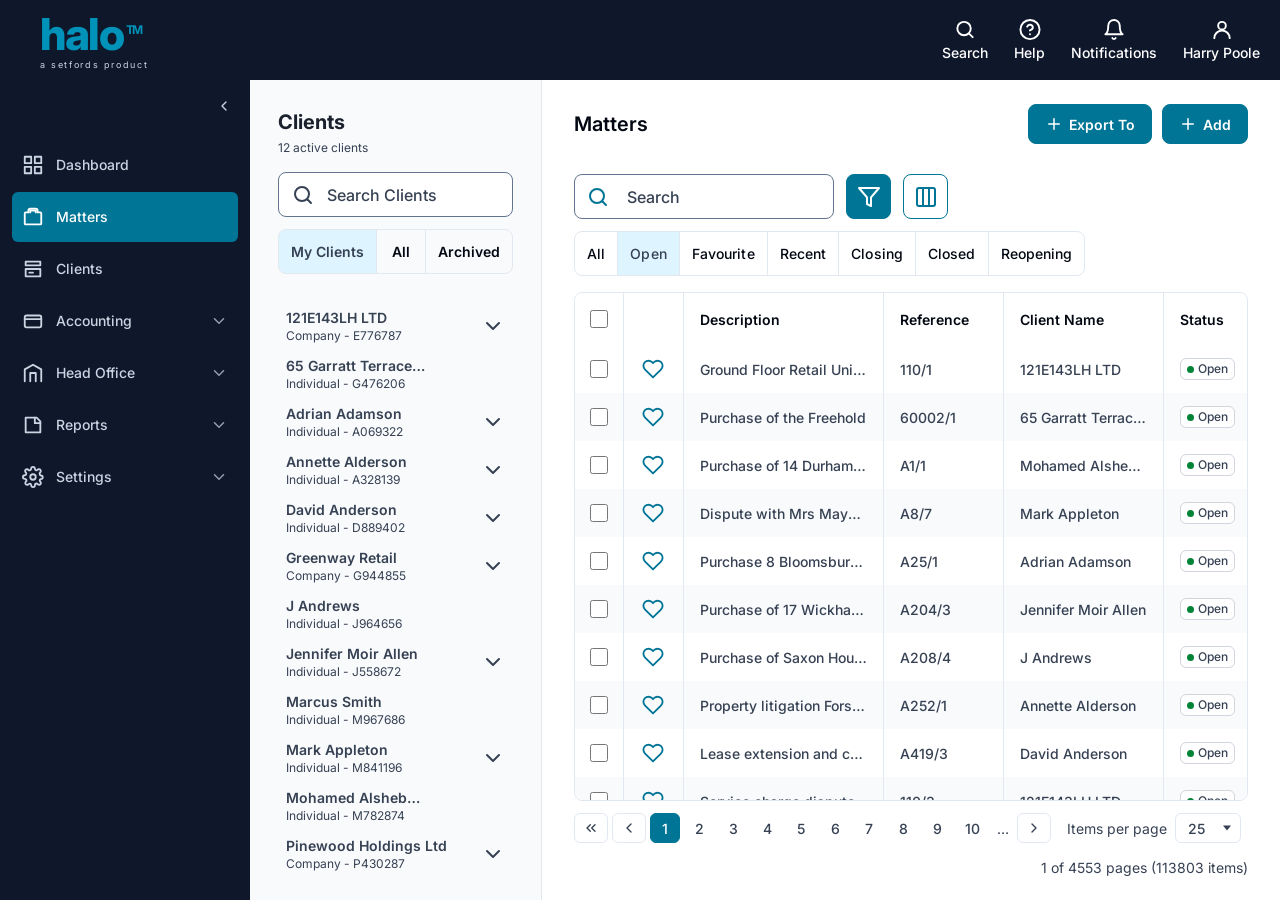
<file: index.html>
<!DOCTYPE html>
<html lang="en">
<head>
  <meta charset="UTF-8" />
  <meta name="viewport" content="width=device-width, initial-scale=1.0" />
  <title>Matters — Halo</title>
  <link rel="preconnect" href="https://fonts.googleapis.com" />
  <link rel="preconnect" href="https://fonts.gstatic.com" crossorigin />
  <link href="https://fonts.googleapis.com/css2?family=Inter:wght@400;500;600;700&display=swap" rel="stylesheet" />
  <link rel="stylesheet" href="matters.css" />
</head>
<body>
  <div class="app">
    <!-- Top navigation bar (full width, dark) -->
    <header class="top-nav">
      <div class="top-nav__logo">
        <span class="logo-text">halo<sup class="logo-tm">TM</sup></span>
        <span class="logo-sub">a setfords product</span>
      </div>
      <div class="top-nav__actions">
        <button class="top-nav__action" type="button" aria-label="Search">
          <svg viewBox="0 0 24 24" width="24" height="24" fill="none" stroke="currentColor" stroke-width="2" stroke-linecap="round" stroke-linejoin="round"><circle cx="11" cy="11" r="7"/><path d="m20 20-3.5-3.5"/></svg>
          <span>Search</span>
        </button>
        <button class="top-nav__action" type="button" aria-label="Help">
          <svg viewBox="0 0 24 24" width="24" height="24" fill="none" stroke="currentColor" stroke-width="2" stroke-linecap="round" stroke-linejoin="round"><circle cx="12" cy="12" r="10"/><path d="M9.09 9a3 3 0 0 1 5.83 1c0 2-3 3-3 3"/><line x1="12" y1="17" x2="12.01" y2="17"/></svg>
          <span>Help</span>
        </button>
        <button class="top-nav__action" type="button" aria-label="Notifications">
          <svg viewBox="0 0 24 24" width="24" height="24" fill="none" stroke="currentColor" stroke-width="2" stroke-linecap="round" stroke-linejoin="round"><path d="M6 8a6 6 0 0 1 12 0c0 7 3 9 3 9H3s3-2 3-9"/><path d="M10.3 21a1.94 1.94 0 0 0 3.4 0"/></svg>
          <span>Notifications</span>
        </button>
        <button class="top-nav__action" type="button" aria-label="Account">
          <svg viewBox="0 0 24 24" width="24" height="24" fill="none" stroke="currentColor" stroke-width="2" stroke-linecap="round" stroke-linejoin="round"><circle cx="12" cy="8" r="4"/><path d="M4 21a8 8 0 0 1 16 0"/></svg>
          <span>Harry Poole</span>
        </button>
      </div>
    </header>

    <!-- Left sidebar -->
    <aside class="sidebar">
      <button class="sidebar__collapse" type="button" aria-label="Collapse sidebar">
        <svg viewBox="0 0 24 24" width="20" height="20" fill="none" stroke="currentColor" stroke-width="2" stroke-linecap="round" stroke-linejoin="round"><path d="M15 18l-6-6 6-6"/></svg>
      </button>
      <nav class="sidebar__menu">
        <a class="menu-item" href="#">
          <svg viewBox="0 0 24 24" width="22" height="22" fill="none" stroke="currentColor" stroke-width="2" stroke-linecap="round" stroke-linejoin="round"><rect x="3" y="3" width="7" height="7"/><rect x="14" y="3" width="7" height="7"/><rect x="3" y="14" width="7" height="7"/><rect x="14" y="14" width="7" height="7"/></svg>
          <span>Dashboard</span>
        </a>
        <a class="menu-item menu-item--active" href="#">
          <svg viewBox="0 0 24 24" width="22" height="22" fill="none" stroke="currentColor" stroke-width="2" stroke-linecap="round" stroke-linejoin="round"><path d="M20 7h-3V5a2 2 0 0 0-2-2H9a2 2 0 0 0-2 2v2H4a1 1 0 0 0-1 1v11a1 1 0 0 0 1 1h16a1 1 0 0 0 1-1V8a1 1 0 0 0-1-1Z"/><path d="M9 7V5h6v2"/></svg>
          <span>Matters</span>
        </a>
        <a class="menu-item" href="#">
          <svg viewBox="0 0 24 24" width="22" height="22" fill="none" stroke="currentColor" stroke-width="2" stroke-linecap="round" stroke-linejoin="round"><path d="M4 4h16v4H4z"/><path d="M4 12h16v8H4z"/><path d="M8 16h4"/></svg>
          <span>Clients</span>
        </a>
        <a class="menu-item menu-item--has-arrow" href="#">
          <svg viewBox="0 0 24 24" width="22" height="22" fill="none" stroke="currentColor" stroke-width="2" stroke-linecap="round" stroke-linejoin="round"><rect x="3" y="6" width="18" height="13" rx="2"/><path d="M3 10h18"/></svg>
          <span>Accounting</span>
          <svg class="menu-item__arrow" viewBox="0 0 24 24" width="18" height="18" fill="none" stroke="currentColor" stroke-width="2" stroke-linecap="round" stroke-linejoin="round"><path d="M6 9l6 6 6-6"/></svg>
        </a>
        <a class="menu-item menu-item--has-arrow" href="#">
          <svg viewBox="0 0 24 24" width="22" height="22" fill="none" stroke="currentColor" stroke-width="2" stroke-linecap="round" stroke-linejoin="round"><path d="M3 21V8l9-5 9 5v13"/><path d="M9 21V12h6v9"/></svg>
          <span>Head Office</span>
          <svg class="menu-item__arrow" viewBox="0 0 24 24" width="18" height="18" fill="none" stroke="currentColor" stroke-width="2" stroke-linecap="round" stroke-linejoin="round"><path d="M6 9l6 6 6-6"/></svg>
        </a>
        <a class="menu-item menu-item--has-arrow" href="#">
          <svg viewBox="0 0 24 24" width="22" height="22" fill="none" stroke="currentColor" stroke-width="2" stroke-linecap="round" stroke-linejoin="round"><path d="M4 4h12l4 4v12H4z"/><path d="M14 4v6h6"/></svg>
          <span>Reports</span>
          <svg class="menu-item__arrow" viewBox="0 0 24 24" width="18" height="18" fill="none" stroke="currentColor" stroke-width="2" stroke-linecap="round" stroke-linejoin="round"><path d="M6 9l6 6 6-6"/></svg>
        </a>
        <a class="menu-item menu-item--has-arrow" href="#">
          <svg viewBox="0 0 24 24" width="22" height="22" fill="none" stroke="currentColor" stroke-width="2" stroke-linecap="round" stroke-linejoin="round"><circle cx="12" cy="12" r="3"/><path d="M19.4 15a1.7 1.7 0 0 0 .3 1.8l.1.1a2 2 0 1 1-2.8 2.8l-.1-.1a1.7 1.7 0 0 0-1.8-.3 1.7 1.7 0 0 0-1 1.5V21a2 2 0 1 1-4 0v-.1a1.7 1.7 0 0 0-1-1.5 1.7 1.7 0 0 0-1.8.3l-.1.1a2 2 0 1 1-2.8-2.8l.1-.1a1.7 1.7 0 0 0 .3-1.8 1.7 1.7 0 0 0-1.5-1H3a2 2 0 1 1 0-4h.1A1.7 1.7 0 0 0 4.6 9a1.7 1.7 0 0 0-.3-1.8l-.1-.1a2 2 0 1 1 2.8-2.8l.1.1A1.7 1.7 0 0 0 9 4.6 1.7 1.7 0 0 0 10 3.1V3a2 2 0 1 1 4 0v.1a1.7 1.7 0 0 0 1 1.5 1.7 1.7 0 0 0 1.8-.3l.1-.1a2 2 0 1 1 2.8 2.8l-.1.1A1.7 1.7 0 0 0 19.4 9c.1.6.5 1.1 1.1 1.4h.1a2 2 0 1 1 0 4H20.5a1.7 1.7 0 0 0-1.1 1Z"/></svg>
          <span>Settings</span>
          <svg class="menu-item__arrow" viewBox="0 0 24 24" width="18" height="18" fill="none" stroke="currentColor" stroke-width="2" stroke-linecap="round" stroke-linejoin="round"><path d="M6 9l6 6 6-6"/></svg>
        </a>
      </nav>
    </aside>

    <!-- Sticky Clients panel (rendered by clients-panel.js) -->
    <aside class="clients-pane" id="clients-pane" aria-label="Clients"></aside>

    <!-- Main content -->
    <main class="content">
      <!-- Open matter tabs (rendered by matter-tabs.js) -->
      <div class="matter-tabs" id="matter-tabs" role="tablist" aria-label="Open matters" hidden></div>

      <div class="content__header">
        <h1 class="content__title">Matters</h1>
        <div class="content__header-actions">
          <button class="btn btn--primary" type="button">
            <svg viewBox="0 0 24 24" width="18" height="18" fill="none" stroke="currentColor" stroke-width="2" stroke-linecap="round" stroke-linejoin="round"><line x1="12" y1="5" x2="12" y2="19"/><line x1="5" y1="12" x2="19" y2="12"/></svg>
            Export To
          </button>
          <button class="btn btn--primary" type="button">
            <svg viewBox="0 0 24 24" width="18" height="18" fill="none" stroke="currentColor" stroke-width="2" stroke-linecap="round" stroke-linejoin="round"><line x1="12" y1="5" x2="12" y2="19"/><line x1="5" y1="12" x2="19" y2="12"/></svg>
            Add
          </button>
        </div>
      </div>

      <!-- Grid toolbar — search / filter / columns + status segmented filter -->
      <div class="filter-row">
        <div class="toolbar-left">
          <form class="search" id="matter-search-form" role="search">
            <svg class="search__icon" viewBox="0 0 24 24" width="24" height="24" fill="none" stroke="currentColor" stroke-width="2" stroke-linecap="round" stroke-linejoin="round"><circle cx="11" cy="11" r="7"/><path d="m20 20-3.5-3.5"/></svg>
            <input id="matter-search" type="text" placeholder="Search" class="search__input" aria-label="Search matters" />
            <button id="matter-search-clear" class="search__clear" type="button" aria-label="Clear search" hidden>
              <svg viewBox="0 0 24 24" width="20" height="20" fill="none" stroke="currentColor" stroke-width="2" stroke-linecap="round" stroke-linejoin="round"><path d="M18 6 6 18"/><path d="m6 6 12 12"/></svg>
            </button>
          </form>
          <button class="icon-btn icon-btn--brand" type="button" aria-label="Filter">
            <svg viewBox="0 0 24 24" width="24" height="24" fill="none" stroke="currentColor" stroke-width="2" stroke-linecap="round" stroke-linejoin="round"><polygon points="22 3 2 3 10 12.46 10 19 14 21 14 12.46 22 3"/></svg>
          </button>
          <button class="icon-btn" type="button" aria-label="Columns">
            <svg viewBox="0 0 24 24" width="24" height="24" fill="none" stroke="currentColor" stroke-width="2" stroke-linecap="round" stroke-linejoin="round"><rect x="3" y="3" width="18" height="18" rx="2"/><line x1="9" y1="3" x2="9" y2="21"/><line x1="15" y1="3" x2="15" y2="21"/></svg>
          </button>
        </div>

        <div class="segmented" role="tablist" aria-label="Filter matters by status">
          <button class="seg-btn" role="tab" data-tab="All" aria-selected="false">All</button>
          <button class="seg-btn seg-btn--active" role="tab" data-tab="Open" aria-selected="true">Open</button>
          <button class="seg-btn" role="tab" data-tab="Favourite" aria-selected="false">Favourite</button>
          <button class="seg-btn" role="tab" data-tab="Recent" aria-selected="false">Recent</button>
          <button class="seg-btn" role="tab" data-tab="Closing" aria-selected="false">Closing</button>
          <button class="seg-btn" role="tab" data-tab="Closed" aria-selected="false">Closed</button>
          <button class="seg-btn" role="tab" data-tab="Reopening" aria-selected="false">Reopening</button>
        </div>
      </div>

      <!-- Selection banner (shown when matters are checked) -->
      <div class="select-banner" id="select-banner" hidden>
        <button class="select-banner__close" type="button" id="select-clear" aria-label="Clear selection">
          <svg viewBox="0 0 24 24" width="24" height="24" fill="none" stroke="currentColor" stroke-width="2" stroke-linecap="round" stroke-linejoin="round"><line x1="18" y1="6" x2="6" y2="18"/><line x1="6" y1="6" x2="18" y2="18"/></svg>
        </button>
        <span class="select-banner__count" id="select-count">0 selected</span>
        <button class="select-banner__action" type="button" id="select-view-all">View all matters</button>
      </div>

      <!-- Matters table -->
      <div class="table-wrapper">
        <table class="matters-table">
          <thead>
            <tr>
              <th class="col-check"><input type="checkbox" class="row-check" id="check-all" aria-label="Select all matters" /></th>
              <th class="col-fav" aria-label="Favourite"></th>
              <th class="col-desc">Description</th>
              <th class="col-reference">Reference</th>
              <th class="col-client">Client Name</th>
              <th class="col-status">Status</th>
              <th class="col-type">Type</th>
              <th class="col-earner">Fee Earner</th>
              <th class="col-office">Office B...</th>
              <th class="col-action">Action</th>
            </tr>
          </thead>
          <tbody id="matters-tbody">
            <!-- Rows are rendered by JS -->
          </tbody>
        </table>
        <div class="table-empty" id="table-empty" hidden>No matters match your search.</div>
      </div>

      <!-- Pagination -->
      <div class="pagination">
        <div class="pagination__numbers">
          <button class="pg-btn pg-btn--arrow" aria-label="First page">
            <svg viewBox="0 0 24 24" width="16" height="16" fill="none" stroke="currentColor" stroke-width="2" stroke-linecap="round" stroke-linejoin="round"><path d="M11 17l-5-5 5-5"/><path d="M18 17l-5-5 5-5"/></svg>
          </button>
          <button class="pg-btn pg-btn--arrow" aria-label="Previous page">
            <svg viewBox="0 0 24 24" width="16" height="16" fill="none" stroke="currentColor" stroke-width="2" stroke-linecap="round" stroke-linejoin="round"><path d="M15 18l-6-6 6-6"/></svg>
          </button>
          <button class="pg-btn pg-btn--active">1</button>
          <button class="pg-btn">2</button>
          <button class="pg-btn">3</button>
          <button class="pg-btn">4</button>
          <button class="pg-btn">5</button>
          <button class="pg-btn">6</button>
          <button class="pg-btn">7</button>
          <button class="pg-btn">8</button>
          <button class="pg-btn">9</button>
          <button class="pg-btn">10</button>
          <span class="pg-ellipsis">…</span>
          <button class="pg-btn pg-btn--arrow" aria-label="Next page">
            <svg viewBox="0 0 24 24" width="16" height="16" fill="none" stroke="currentColor" stroke-width="2" stroke-linecap="round" stroke-linejoin="round"><path d="M9 18l6-6-6-6"/></svg>
          </button>
        </div>
        <div class="pagination__dropdown">
          <span>Items per page</span>
          <div class="select">
            <select aria-label="Items per page">
              <option>25</option>
              <option>50</option>
              <option>100</option>
            </select>
          </div>
        </div>
        <div class="pagination__count" id="pagination-count">1 of 4553 pages (113803 items)</div>
      </div>
    </main>
  </div>

  <div class="loading-overlay" id="table-loading" hidden aria-live="polite" aria-busy="true">
    <span class="spinner" aria-hidden="true"></span>
    <span class="loading-overlay__label">Searching…</span>
  </div>

  <script src="matters-data.js"></script>
  <script src="clients-data.js"></script>
  <script src="matter-tabs.js"></script>
  <script src="matters.js"></script>
  <script src="clients-panel.js"></script>
  <script src="sidebar.js"></script>
</body>
</html>
</file>
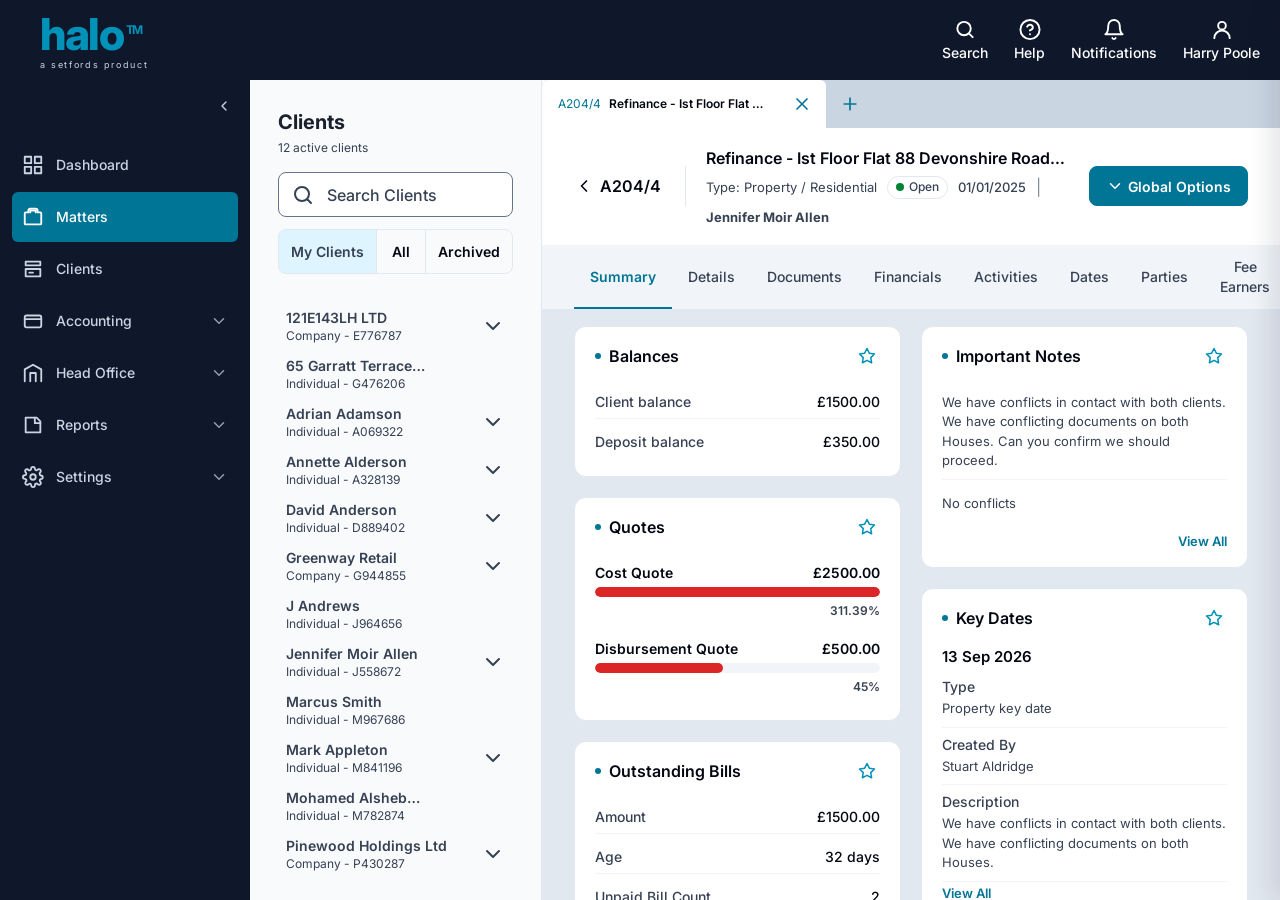
<file: matter.html>
<!DOCTYPE html>
<html lang="en">
<head>
  <meta charset="UTF-8" />
  <meta name="viewport" content="width=device-width, initial-scale=1.0" />
  <title>A204/4 — Refinance, Flat 88 Devonshire Road</title>
  <link rel="preconnect" href="https://fonts.googleapis.com" />
  <link rel="preconnect" href="https://fonts.gstatic.com" crossorigin />
  <link href="https://fonts.googleapis.com/css2?family=Inter:wght@400;500;600;700&display=swap" rel="stylesheet" />
  <link rel="stylesheet" href="matters.css" />
</head>
<body>
  <div class="app">
    <!-- Top navigation bar -->
    <header class="top-nav">
      <div class="top-nav__logo">
        <span class="logo-text">halo<sup class="logo-tm">TM</sup></span>
        <span class="logo-sub">a setfords product</span>
      </div>
      <div class="top-nav__actions">
        <button class="top-nav__action" type="button" aria-label="Search">
          <svg viewBox="0 0 24 24" width="24" height="24" fill="none" stroke="currentColor" stroke-width="2" stroke-linecap="round" stroke-linejoin="round"><circle cx="11" cy="11" r="7"/><path d="m20 20-3.5-3.5"/></svg>
          <span>Search</span>
        </button>
        <button class="top-nav__action" type="button" aria-label="Help">
          <svg viewBox="0 0 24 24" width="24" height="24" fill="none" stroke="currentColor" stroke-width="2" stroke-linecap="round" stroke-linejoin="round"><circle cx="12" cy="12" r="10"/><path d="M9.09 9a3 3 0 0 1 5.83 1c0 2-3 3-3 3"/><line x1="12" y1="17" x2="12.01" y2="17"/></svg>
          <span>Help</span>
        </button>
        <button class="top-nav__action" type="button" aria-label="Notifications">
          <svg viewBox="0 0 24 24" width="24" height="24" fill="none" stroke="currentColor" stroke-width="2" stroke-linecap="round" stroke-linejoin="round"><path d="M6 8a6 6 0 0 1 12 0c0 7 3 9 3 9H3s3-2 3-9"/><path d="M10.3 21a1.94 1.94 0 0 0 3.4 0"/></svg>
          <span>Notifications</span>
        </button>
        <button class="top-nav__action" type="button" aria-label="Account">
          <svg viewBox="0 0 24 24" width="24" height="24" fill="none" stroke="currentColor" stroke-width="2" stroke-linecap="round" stroke-linejoin="round"><circle cx="12" cy="8" r="4"/><path d="M4 21a8 8 0 0 1 16 0"/></svg>
          <span>Harry Poole</span>
        </button>
      </div>
    </header>

    <!-- Left sidebar (same as matters page) -->
    <aside class="sidebar">
      <button class="sidebar__collapse" type="button" aria-label="Collapse sidebar">
        <svg viewBox="0 0 24 24" width="20" height="20" fill="none" stroke="currentColor" stroke-width="2" stroke-linecap="round" stroke-linejoin="round"><path d="M15 18l-6-6 6-6"/></svg>
      </button>
      <nav class="sidebar__menu">
        <a class="menu-item" href="#">
          <svg viewBox="0 0 24 24" width="22" height="22" fill="none" stroke="currentColor" stroke-width="2" stroke-linecap="round" stroke-linejoin="round"><rect x="3" y="3" width="7" height="7"/><rect x="14" y="3" width="7" height="7"/><rect x="3" y="14" width="7" height="7"/><rect x="14" y="14" width="7" height="7"/></svg>
          <span>Dashboard</span>
        </a>
        <a class="menu-item menu-item--active" href="index.html">
          <svg viewBox="0 0 24 24" width="22" height="22" fill="none" stroke="currentColor" stroke-width="2" stroke-linecap="round" stroke-linejoin="round"><path d="M20 7h-3V5a2 2 0 0 0-2-2H9a2 2 0 0 0-2 2v2H4a1 1 0 0 0-1 1v11a1 1 0 0 0 1 1h16a1 1 0 0 0 1-1V8a1 1 0 0 0-1-1Z"/><path d="M9 7V5h6v2"/></svg>
          <span>Matters</span>
        </a>
        <a class="menu-item" href="#">
          <svg viewBox="0 0 24 24" width="22" height="22" fill="none" stroke="currentColor" stroke-width="2" stroke-linecap="round" stroke-linejoin="round"><path d="M4 4h16v4H4z"/><path d="M4 12h16v8H4z"/><path d="M8 16h4"/></svg>
          <span>Clients</span>
        </a>
        <a class="menu-item menu-item--has-arrow" href="#">
          <svg viewBox="0 0 24 24" width="22" height="22" fill="none" stroke="currentColor" stroke-width="2" stroke-linecap="round" stroke-linejoin="round"><rect x="3" y="6" width="18" height="13" rx="2"/><path d="M3 10h18"/></svg>
          <span>Accounting</span>
          <svg class="menu-item__arrow" viewBox="0 0 24 24" width="18" height="18" fill="none" stroke="currentColor" stroke-width="2" stroke-linecap="round" stroke-linejoin="round"><path d="M6 9l6 6 6-6"/></svg>
        </a>
        <a class="menu-item menu-item--has-arrow" href="#">
          <svg viewBox="0 0 24 24" width="22" height="22" fill="none" stroke="currentColor" stroke-width="2" stroke-linecap="round" stroke-linejoin="round"><path d="M3 21V8l9-5 9 5v13"/><path d="M9 21V12h6v9"/></svg>
          <span>Head Office</span>
          <svg class="menu-item__arrow" viewBox="0 0 24 24" width="18" height="18" fill="none" stroke="currentColor" stroke-width="2" stroke-linecap="round" stroke-linejoin="round"><path d="M6 9l6 6 6-6"/></svg>
        </a>
        <a class="menu-item menu-item--has-arrow" href="#">
          <svg viewBox="0 0 24 24" width="22" height="22" fill="none" stroke="currentColor" stroke-width="2" stroke-linecap="round" stroke-linejoin="round"><path d="M4 4h12l4 4v12H4z"/><path d="M14 4v6h6"/></svg>
          <span>Reports</span>
          <svg class="menu-item__arrow" viewBox="0 0 24 24" width="18" height="18" fill="none" stroke="currentColor" stroke-width="2" stroke-linecap="round" stroke-linejoin="round"><path d="M6 9l6 6 6-6"/></svg>
        </a>
        <a class="menu-item menu-item--has-arrow" href="#">
          <svg viewBox="0 0 24 24" width="22" height="22" fill="none" stroke="currentColor" stroke-width="2" stroke-linecap="round" stroke-linejoin="round"><circle cx="12" cy="12" r="3"/><path d="M19.4 15a1.7 1.7 0 0 0 .3 1.8l.1.1a2 2 0 1 1-2.8 2.8l-.1-.1a1.7 1.7 0 0 0-1.8-.3 1.7 1.7 0 0 0-1 1.5V21a2 2 0 1 1-4 0v-.1a1.7 1.7 0 0 0-1-1.5 1.7 1.7 0 0 0-1.8.3l-.1.1a2 2 0 1 1-2.8-2.8l.1-.1a1.7 1.7 0 0 0 .3-1.8 1.7 1.7 0 0 0-1.5-1H3a2 2 0 1 1 0-4h.1A1.7 1.7 0 0 0 4.6 9a1.7 1.7 0 0 0-.3-1.8l-.1-.1a2 2 0 1 1 2.8-2.8l.1.1A1.7 1.7 0 0 0 9 4.6 1.7 1.7 0 0 0 10 3.1V3a2 2 0 1 1 4 0v.1a1.7 1.7 0 0 0 1 1.5 1.7 1.7 0 0 0 1.8-.3l.1-.1a2 2 0 1 1 2.8 2.8l-.1.1A1.7 1.7 0 0 0 19.4 9c.1.6.5 1.1 1.1 1.4h.1a2 2 0 1 1 0 4H20.5a1.7 1.7 0 0 0-1.1 1Z"/></svg>
          <span>Settings</span>
          <svg class="menu-item__arrow" viewBox="0 0 24 24" width="18" height="18" fill="none" stroke="currentColor" stroke-width="2" stroke-linecap="round" stroke-linejoin="round"><path d="M6 9l6 6 6-6"/></svg>
        </a>
      </nav>
    </aside>

    <!-- Sticky Clients panel (rendered by clients-panel.js) -->
    <aside class="clients-pane" id="clients-pane" aria-label="Clients"></aside>

    <!-- Main content -->
    <main class="content">
      <!-- Open matter tabs (rendered by matter-tabs.js) -->
      <div class="matter-tabs" id="matter-tabs" role="tablist" aria-label="Open matters" hidden></div>

      <!-- Matter header -->
      <div class="matter-header">
        <a class="matter-ref" href="index.html" aria-label="Back to matters">
          <svg viewBox="0 0 24 24" width="20" height="20" fill="none" stroke="currentColor" stroke-width="2" stroke-linecap="round" stroke-linejoin="round"><path d="M15 18l-6-6 6-6"/></svg>
          <span>A204/4</span>
        </a>
        <div class="matter-header__divider" aria-hidden="true"></div>
        <div class="matter-title-block">
          <h1 class="matter-title">Refinance - Ist Floor Flat 88 Devonshire Road, London SE22 35X</h1>
          <div class="matter-meta">
            <span class="matter-type">Type: Property / Residential</span>
            <span class="badge badge--dot matter-status"><span class="dot" data-tone="positive"></span><span class="matter-status__text">Open</span></span>
            <span class="matter-date">01/01/2025</span>
            <span class="matter-meta__sep" aria-hidden="true">|</span>
            <span class="matter-client">Jennifer Moir Allen</span>
          </div>
        </div>
        <button class="btn btn--primary matter-header__cta" type="button">
          <svg viewBox="0 0 24 24" width="18" height="18" fill="none" stroke="currentColor" stroke-width="2" stroke-linecap="round" stroke-linejoin="round"><polyline points="6 9 12 15 18 9"/></svg>
          Global Options
        </button>
      </div>

      <!-- Tabs -->
      <div class="tabs" role="tablist">
        <button class="tab tab--active" role="tab" aria-selected="true" data-tab-target="summary">Summary</button>
        <button class="tab" role="tab" aria-selected="false" data-tab-target="details">Details</button>
        <button class="tab" role="tab" aria-selected="false" data-tab-target="documents">Documents</button>
        <button class="tab" role="tab" aria-selected="false" data-tab-target="financials">Financials</button>
        <button class="tab" role="tab" aria-selected="false" data-tab-target="activities">Activities</button>
        <button class="tab" role="tab" aria-selected="false" data-tab-target="dates">Dates</button>
        <button class="tab" role="tab" aria-selected="false" data-tab-target="parties">Parties</button>
        <button class="tab" role="tab" aria-selected="false" data-tab-target="fee-earners">Fee Earners</button>
        <button class="tab" role="tab" aria-selected="false" data-tab-target="compliance">Compliance</button>
        <button class="tab" role="tab" aria-selected="false" data-tab-target="pp">P&amp;P's</button>
      </div>

      <!-- Summary panel: 3-column matter grid -->
      <div class="matter-grid tab-panel tab-panel--active" data-tab-panel="summary">

        <!-- Column 1 -->
        <div class="matter-col">

          <section class="panel">
            <header class="panel__header">
              <h2 class="panel__title">Balances</h2>
              <button class="panel__icon" type="button" aria-label="Star">
                <svg viewBox="0 0 24 24" width="18" height="18" fill="none" stroke="currentColor" stroke-width="2" stroke-linecap="round" stroke-linejoin="round"><polygon points="12 2 15.09 8.26 22 9.27 17 14.14 18.18 21.02 12 17.77 5.82 21.02 7 14.14 2 9.27 8.91 8.26 12 2"/></svg>
              </button>
            </header>
            <div class="panel__body">
              <div class="kv-row"><span class="kv-row__label">Client balance</span><span class="kv-row__value">£1500.00</span></div>
              <div class="kv-row"><span class="kv-row__label">Deposit balance</span><span class="kv-row__value">£350.00</span></div>
            </div>
          </section>

          <section class="panel">
            <header class="panel__header">
              <h2 class="panel__title">Quotes</h2>
              <button class="panel__icon" type="button" aria-label="Star">
                <svg viewBox="0 0 24 24" width="18" height="18" fill="none" stroke="currentColor" stroke-width="2" stroke-linecap="round" stroke-linejoin="round"><polygon points="12 2 15.09 8.26 22 9.27 17 14.14 18.18 21.02 12 17.77 5.82 21.02 7 14.14 2 9.27 8.91 8.26 12 2"/></svg>
              </button>
            </header>
            <div class="panel__body">
              <div class="quote">
                <div class="quote__head"><span>Cost Quote</span><span>£2500.00</span></div>
                <div class="quote__bar"><span style="width:100%;background:#dc2626" data-pct="311.39%"></span></div>
                <div class="quote__pct">311.39%</div>
              </div>
              <div class="quote">
                <div class="quote__head"><span>Disbursement Quote</span><span>£500.00</span></div>
                <div class="quote__bar"><span style="width:45%;background:#dc2626" data-pct="45%"></span></div>
                <div class="quote__pct">45%</div>
              </div>
            </div>
          </section>

          <section class="panel">
            <header class="panel__header">
              <h2 class="panel__title">Outstanding Bills</h2>
              <button class="panel__icon" type="button" aria-label="Star">
                <svg viewBox="0 0 24 24" width="18" height="18" fill="none" stroke="currentColor" stroke-width="2" stroke-linecap="round" stroke-linejoin="round"><polygon points="12 2 15.09 8.26 22 9.27 17 14.14 18.18 21.02 12 17.77 5.82 21.02 7 14.14 2 9.27 8.91 8.26 12 2"/></svg>
              </button>
            </header>
            <div class="panel__body">
              <div class="kv-row"><span class="kv-row__label">Amount</span><span class="kv-row__value">£1500.00</span></div>
              <div class="kv-row"><span class="kv-row__label">Age</span><span class="kv-row__value">32 days</span></div>
              <div class="kv-row"><span class="kv-row__label">Unpaid Bill Count</span><span class="kv-row__value">2</span></div>
            </div>
          </section>

          <section class="panel">
            <header class="panel__header">
              <h2 class="panel__title">Conflict Check</h2>
              <button class="panel__icon" type="button" aria-label="Star">
                <svg viewBox="0 0 24 24" width="18" height="18" fill="none" stroke="currentColor" stroke-width="2" stroke-linecap="round" stroke-linejoin="round"><polygon points="12 2 15.09 8.26 22 9.27 17 14.14 18.18 21.02 12 17.77 5.82 21.02 7 14.14 2 9.27 8.91 8.26 12 2"/></svg>
              </button>
            </header>
            <div class="panel__body">
              <div class="conflict">
                <span class="conflict__label">Keywords</span>
                <div class="chip-row">
                  <span class="chip">Keyword 1</span>
                  <span class="chip">Keyword 2</span>
                  <span class="chip">Keyword 3</span>
                </div>
              </div>
            </div>
          </section>

        </div>

        <!-- Column 2 -->
        <div class="matter-col">

          <section class="panel">
            <header class="panel__header">
              <h2 class="panel__title">Important Notes</h2>
              <button class="panel__icon" type="button" aria-label="Star">
                <svg viewBox="0 0 24 24" width="18" height="18" fill="none" stroke="currentColor" stroke-width="2" stroke-linecap="round" stroke-linejoin="round"><polygon points="12 2 15.09 8.26 22 9.27 17 14.14 18.18 21.02 12 17.77 5.82 21.02 7 14.14 2 9.27 8.91 8.26 12 2"/></svg>
              </button>
            </header>
            <div class="panel__body">
              <p class="note">We have conflicts in contact with both clients. We have conflicting documents on both Houses. Can you confirm we should proceed.</p>
              <p class="note">No conflicts</p>
              <a class="view-all" href="#">View All</a>
            </div>
          </section>

          <section class="panel">
            <header class="panel__header">
              <h2 class="panel__title">Key Dates</h2>
              <button class="panel__icon" type="button" aria-label="Star">
                <svg viewBox="0 0 24 24" width="18" height="18" fill="none" stroke="currentColor" stroke-width="2" stroke-linecap="round" stroke-linejoin="round"><polygon points="12 2 15.09 8.26 22 9.27 17 14.14 18.18 21.02 12 17.77 5.82 21.02 7 14.14 2 9.27 8.91 8.26 12 2"/></svg>
              </button>
            </header>
            <div class="panel__body">
              <div class="key-date">
                <div class="key-date__head">13 Sep 2026</div>
                <div class="kv-row kv-row--col"><span class="kv-row__label">Type</span><span class="kv-row__value">Property key date</span></div>
                <div class="kv-row kv-row--col"><span class="kv-row__label">Created By</span><span class="kv-row__value">Stuart Aldridge</span></div>
                <div class="kv-row kv-row--col"><span class="kv-row__label">Description</span><span class="kv-row__value">We have conflicts in contact with both clients. We have conflicting documents on both Houses.</span></div>
                <a class="view-all" href="#">View All</a>
              </div>
            </div>
          </section>

          <section class="panel">
            <header class="panel__header">
              <h2 class="panel__title">Undertaking</h2>
              <button class="panel__icon" type="button" aria-label="Star">
                <svg viewBox="0 0 24 24" width="18" height="18" fill="none" stroke="currentColor" stroke-width="2" stroke-linecap="round" stroke-linejoin="round"><polygon points="12 2 15.09 8.26 22 9.27 17 14.14 18.18 21.02 12 17.77 5.82 21.02 7 14.14 2 9.27 8.91 8.26 12 2"/></svg>
              </button>
            </header>
            <div class="panel__body">
              <div class="kv-row"><span class="kv-row__label">Given on</span><span class="kv-row__value">18/02/2026</span></div>
              <div class="kv-row"><span class="kv-row__label">Target discharge date</span><span class="kv-row__value">18/02/2026</span></div>
              <div class="kv-row"><span class="kv-row__label">Responsible fee earner</span><span class="kv-row__value">Joshua Watkins</span></div>
              <div class="kv-row kv-row--col"><span class="kv-row__label">Description</span><span class="kv-row__value">We have conflicts in contact with both clients. We have conflicting documents on both Houses.</span></div>
            </div>
          </section>

        </div>

        <!-- Column 3 -->
        <div class="matter-col">

          <section class="panel">
            <header class="panel__header">
              <h2 class="panel__title">Balances</h2>
              <button class="panel__icon" type="button" aria-label="Star">
                <svg viewBox="0 0 24 24" width="18" height="18" fill="none" stroke="currentColor" stroke-width="2" stroke-linecap="round" stroke-linejoin="round"><polygon points="12 2 15.09 8.26 22 9.27 17 14.14 18.18 21.02 12 17.77 5.82 21.02 7 14.14 2 9.27 8.91 8.26 12 2"/></svg>
              </button>
            </header>
            <div class="panel__body">
              <div class="kv-row"><span class="kv-row__label">Created on</span><span class="kv-row__value">04/04/2024</span></div>
              <div class="kv-row"><span class="kv-row__label">Closed on</span><span class="kv-row__value">-</span></div>
              <div class="kv-row"><span class="kv-row__label">Status</span><span class="kv-row__value">Open</span></div>
              <div class="kv-row"><span class="kv-row__label">Matter type</span><span class="kv-row__value">Finance and estate</span></div>
              <div class="kv-row"><span class="kv-row__label">Office for matter</span><span class="kv-row__value">-</span></div>
              <div class="kv-row"><span class="kv-row__label">Fee earner</span><span class="kv-row__value">Mahesin</span></div>
              <div class="kv-row"><span class="kv-row__label">RML Indicator</span><span class="kv-row__value">-</span></div>
              <div class="kv-row"><span class="kv-row__label">RML checked</span><span class="kv-row__value">-</span></div>
            </div>
          </section>

          <section class="panel">
            <header class="panel__header">
              <h2 class="panel__title">Tasks</h2>
              <button class="panel__icon" type="button" aria-label="Star">
                <svg viewBox="0 0 24 24" width="18" height="18" fill="none" stroke="currentColor" stroke-width="2" stroke-linecap="round" stroke-linejoin="round"><polygon points="12 2 15.09 8.26 22 9.27 17 14.14 18.18 21.02 12 17.77 5.82 21.02 7 14.14 2 9.27 8.91 8.26 12 2"/></svg>
              </button>
            </header>
            <div class="panel__body">
              <div class="task">
                <div class="task__head">
                  <span class="badge badge--pill"><span class="dot" data-tone="warn"></span>In Progress</span>
                </div>
                <div class="task__title">Update and resend files for client</div>
                <div class="kv-row"><span class="kv-row__label">Task Date</span><span class="kv-row__value">02/09/2026</span></div>
                <div class="kv-row"><span class="kv-row__label">Priority</span><span class="kv-row__value priority-high">High</span></div>
                <div class="kv-row"><span class="kv-row__label">Created By</span><span class="kv-row__value">Stuart Cunningham</span></div>
              </div>
              <div class="task">
                <div class="task__title">Client needs full copies of files</div>
                <div class="kv-row"><span class="kv-row__label">Task Date</span><span class="kv-row__value">18/06/2026</span></div>
                <div class="kv-row"><span class="kv-row__label">Priority</span><span class="kv-row__value">Medium</span></div>
                <div class="kv-row kv-row--col"><span class="kv-row__label">Description</span><span class="kv-row__value">Add a short description…</span></div>
              </div>
            </div>
          </section>

        </div>

      </div>

      <!-- Compliance panel -->
      <div class="compliance tab-panel" data-tab-panel="compliance">
        <div class="subtabs" role="tablist">
          <button class="subtab subtab--active" role="tab" aria-selected="true" data-subtab-target="undertakings">Undertakings</button>
          <button class="subtab" role="tab" aria-selected="false" data-subtab-target="retentions">Retentions</button>
          <button class="subtab" role="tab" aria-selected="false" data-subtab-target="matter-review">Matter Review</button>
        </div>

        <div class="compliance__card subtab-panel subtab-panel--active" data-subtab-panel="undertakings">
          <div class="grid-toolbar">
          <div class="grid-toolbar__group">
            <label class="grid-search">
              <svg viewBox="0 0 24 24" width="24" height="24" fill="none" stroke="currentColor" stroke-width="2" stroke-linecap="round" stroke-linejoin="round" aria-hidden="true"><circle cx="11" cy="11" r="7"/><path d="m20 20-3.5-3.5"/></svg>
              <input type="search" placeholder="Search" />
            </label>
            <button class="icon-btn icon-btn--brand" type="button" aria-label="Filter">
              <svg viewBox="0 0 24 24" width="24" height="24" fill="none" stroke="currentColor" stroke-width="2" stroke-linecap="round" stroke-linejoin="round"><polygon points="22 3 2 3 10 12.46 10 19 14 21 14 12.46 22 3"/></svg>
            </button>
            <button class="icon-btn" type="button" aria-label="Columns">
              <svg viewBox="0 0 24 24" width="24" height="24" fill="none" stroke="currentColor" stroke-width="2" stroke-linecap="round" stroke-linejoin="round"><rect x="3" y="3" width="18" height="18" rx="2"/><line x1="9" y1="3" x2="9" y2="21"/><line x1="15" y1="3" x2="15" y2="21"/></svg>
            </button>
          </div>
          <button class="btn btn--secondary" type="button">
            <svg viewBox="0 0 24 24" width="20" height="20" fill="none" stroke="currentColor" stroke-width="2" stroke-linecap="round" stroke-linejoin="round" aria-hidden="true"><line x1="12" y1="5" x2="12" y2="19"/><line x1="5" y1="12" x2="19" y2="12"/></svg>
            Add undertaking
          </button>
        </div>

        <div class="data-table-wrap">
          <table class="data-table">
            <thead>
              <tr>
                <th>Type</th>
                <th>Description</th>
                <th>Status</th>
                <th>Purpose</th>
                <th>Responsible FE</th>
                <th>Amount</th>
                <th>Undertaking<br>Date</th>
              </tr>
            </thead>
            <tbody>
              <tr>
                <td>Completion</td>
                <td>Agreement for the Provision of Services</td>
                <td><span class="status-pill"><span class="dot" data-tone="positive"></span>Active</span></td>
                <td>Discharge</td>
                <td>Ava Johnson</td>
                <td>£1234</td>
                <td>26/05/2026</td>
              </tr>
              <tr>
                <td>Cost</td>
                <td>Terms and Conditions of Service</td>
                <td><span class="status-pill"><span class="dot" data-tone="positive"></span>Active</span></td>
                <td>Provision of Documents</td>
                <td>Benjamin Anderson</td>
                <td>£0</td>
                <td>26/05/2026</td>
              </tr>
              <tr>
                <td>Other</td>
                <td>Employment Contract</td>
                <td><span class="status-pill"><span class="dot" data-tone="warn"></span>Pending</span></td>
                <td>Registration</td>
                <td>Zoe Wilson</td>
                <td>£0</td>
                <td>26/05/2026</td>
              </tr>
              <tr>
                <td>Cost</td>
                <td>Confidentiality Agreement</td>
                <td><span class="status-pill"><span class="dot" data-tone="positive"></span>Active</span></td>
                <td>Discharge</td>
                <td>Chloe Martinez</td>
                <td>£0</td>
                <td>26/05/2026</td>
              </tr>
              <tr>
                <td>Other</td>
                <td>Partnership Agreement</td>
                <td><span class="status-pill"><span class="dot" data-tone="muted"></span>Discharged</span></td>
                <td>Other</td>
                <td>James Miller</td>
                <td>£7181</td>
                <td>26/05/2026</td>
              </tr>
              <tr>
                <td>Ringfence</td>
                <td>Lease Agreement for Commercial Property</td>
                <td><span class="status-pill"><span class="dot" data-tone="positive"></span>Active</span></td>
                <td>Provision of Documents</td>
                <td>Noah Davis</td>
                <td>£1121</td>
                <td>26/05/2026</td>
              </tr>
              <tr>
                <td>Completion</td>
                <td>Intellectual Property Assignment Agreement</td>
                <td><span class="status-pill"><span class="dot" data-tone="positive"></span>Active</span></td>
                <td>Registration</td>
                <td>Emma Brown</td>
                <td>£9202</td>
                <td>26/05/2026</td>
              </tr>
              <tr>
                <td>Cost</td>
                <td>Service Level Agreement</td>
                <td><span class="status-pill"><span class="dot" data-tone="muted"></span>Discharged</span></td>
                <td>Redemption</td>
                <td>Liam Smith</td>
                <td>£2232</td>
                <td>26/05/2026</td>
              </tr>
              <tr>
                <td>Other</td>
                <td>Non-Disclosure Agreement</td>
                <td><span class="status-pill"><span class="dot" data-tone="muted"></span>Discharged</span></td>
                <td>Other</td>
                <td>Max Thompson</td>
                <td>£0</td>
                <td>26/05/2026</td>
              </tr>
              <tr>
                <td>Ringfence</td>
                <td>Contract for the Sale of Goods</td>
                <td><span class="status-pill"><span class="dot" data-tone="positive"></span>Active</span></td>
                <td>Redemption</td>
                <td>Olivia Taylor</td>
                <td>£5161</td>
                <td>26/05/2026</td>
              </tr>
            </tbody>
          </table>
        </div>
        </div>

        <div class="compliance__card subtab-panel" data-subtab-panel="retentions">
          <div class="grid-toolbar">
            <div class="grid-toolbar__group">
              <label class="grid-search">
                <svg viewBox="0 0 24 24" width="24" height="24" fill="none" stroke="currentColor" stroke-width="2" stroke-linecap="round" stroke-linejoin="round" aria-hidden="true"><circle cx="11" cy="11" r="7"/><path d="m20 20-3.5-3.5"/></svg>
                <input type="search" placeholder="Search" />
              </label>
              <button class="icon-btn icon-btn--brand" type="button" aria-label="Filter">
                <svg viewBox="0 0 24 24" width="24" height="24" fill="none" stroke="currentColor" stroke-width="2" stroke-linecap="round" stroke-linejoin="round"><polygon points="22 3 2 3 10 12.46 10 19 14 21 14 12.46 22 3"/></svg>
              </button>
              <button class="icon-btn" type="button" aria-label="Columns">
                <svg viewBox="0 0 24 24" width="24" height="24" fill="none" stroke="currentColor" stroke-width="2" stroke-linecap="round" stroke-linejoin="round"><rect x="3" y="3" width="18" height="18" rx="2"/><line x1="9" y1="3" x2="9" y2="21"/><line x1="15" y1="3" x2="15" y2="21"/></svg>
              </button>
            </div>
            <button class="btn btn--secondary" type="button" data-open-drawer="add-retention">
              <svg viewBox="0 0 24 24" width="20" height="20" fill="none" stroke="currentColor" stroke-width="2" stroke-linecap="round" stroke-linejoin="round" aria-hidden="true"><line x1="12" y1="5" x2="12" y2="19"/><line x1="5" y1="12" x2="19" y2="12"/></svg>
              Add Retention
            </button>
          </div>

          <div class="data-table-wrap">
            <table class="data-table">
              <thead>
                <tr>
                  <th>Summary of retention terms</th>
                  <th>Status</th>
                  <th>Responsible FE</th>
                  <th>Amount</th>
                  <th>Date Held</th>
                  <th>Expiry</th>
                </tr>
              </thead>
              <tbody>
                <tr>
                  <td>Defects liability retention — 5% of the contract sum withheld for 12 months pendi…</td>
                  <td><span class="status-pill"><span class="dot" data-tone="positive"></span>Active</span></td>
                  <td>Alice Johnson</td>
                  <td>£123</td>
                  <td>26/05/2026</td>
                  <td>15/08/2026</td>
                </tr>
                <tr>
                  <td>Incomplete landscaping works — £8,500 retained until front garden turfing and b…</td>
                  <td><span class="status-pill"><span class="dot" data-tone="positive"></span>Active</span></td>
                  <td>Noah Rodriguez</td>
                  <td>£12</td>
                  <td>26/05/2026</td>
                  <td>12/07/2026</td>
                </tr>
                <tr>
                  <td>Outstanding building regulations sign-off — funds held pending issue of the Final…</td>
                  <td><span class="status-pill"><span class="dot" data-tone="positive"></span>Active</span></td>
                  <td>Michael Smith</td>
                  <td>£34</td>
                  <td>26/05/2026</td>
                  <td>15/07/2026</td>
                </tr>
                <tr>
                  <td>Pending NHBC/warranty certificate: A holdback on the purchase price until the b…</td>
                  <td><span class="status-pill"><span class="dot" data-tone="positive"></span>Active</span></td>
                  <td>Liam Garcia</td>
                  <td>£134</td>
                  <td>26/05/2026</td>
                  <td>26/12/2026</td>
                </tr>
                <tr>
                  <td>Damp remediation works: Retention to cover the costs of treating rising damp fou…</td>
                  <td><span class="status-pill"><span class="dot" data-tone="positive"></span>Active</span></td>
                  <td>Emma Brown</td>
                  <td>£718</td>
                  <td>26/05/2026</td>
                  <td>19/09/2026</td>
                </tr>
                <tr>
                  <td>Roof repair holdback: An amount retained at completion to address the replacem…</td>
                  <td><span class="status-pill"><span class="dot" data-tone="positive"></span>Active</span></td>
                  <td>Sophia Martinez</td>
                  <td>£112</td>
                  <td>26/05/2026</td>
                  <td>22/07/2026</td>
                </tr>
                <tr>
                  <td>Service charge/sinking fund reconciliation: Retention by the buyer's solicitor until…</td>
                  <td><span class="status-pill"><span class="dot" data-tone="positive"></span>Active</span></td>
                  <td>James Wilson</td>
                  <td>£202</td>
                  <td>26/05/2026</td>
                  <td>08/07/2026</td>
                </tr>
                <tr>
                  <td>Unpaid utility bills: Funds held back to settle any outstanding water and electricit…</td>
                  <td><span class="status-pill"><span class="dot" data-tone="positive"></span>Active</span></td>
                  <td>Ethan Lee</td>
                  <td>£223</td>
                  <td>26/05/2026</td>
                  <td>17/10/2026</td>
                </tr>
                <tr>
                  <td>Japanese knotweed treatment plan: Retention to support the remaining years of t…</td>
                  <td><span class="status-pill"><span class="dot" data-tone="positive"></span>Active</span></td>
                  <td>Olivia Davis</td>
                  <td>£100</td>
                  <td>26/05/2026</td>
                  <td>30/07/2026</td>
                </tr>
                <tr>
                  <td>Retention of title on fitted kitchen: The supplier retains ownership of the installed…</td>
                  <td><span class="status-pill"><span class="dot" data-tone="positive"></span>Active</span></td>
                  <td>Isabella Hernandez</td>
                  <td>£142</td>
                  <td>26/05/2026</td>
                  <td>10/06/2026</td>
                </tr>
              </tbody>
            </table>
          </div>
        </div>
      </div>
    </main>
  </div>

  <!-- Add Retention drawer -->
  <div class="drawer" data-drawer="add-retention" aria-hidden="true">
    <div class="drawer__scrim" data-close-drawer></div>
    <aside class="drawer__panel" role="dialog" aria-modal="true" aria-labelledby="add-retention-title">
      <header class="drawer__header">
        <h2 class="drawer__title" id="add-retention-title">Add Retention</h2>
        <button class="drawer__close" type="button" aria-label="Close" data-close-drawer>
          <svg viewBox="0 0 24 24" width="24" height="24" fill="none" stroke="currentColor" stroke-width="2" stroke-linecap="round" stroke-linejoin="round"><line x1="6" y1="6" x2="18" y2="18"/><line x1="18" y1="6" x2="6" y2="18"/></svg>
        </button>
      </header>

      <div class="drawer__body">
        <div class="field field--textarea">
          <label class="field__label" for="retention-summary">Summary of Retention Terms</label>
          <textarea class="field__control" id="retention-summary" rows="4"></textarea>
        </div>

        <div class="field-row">
          <div class="field field--filled">
            <label class="field__label" for="retention-fe">Responsible FE</label>
            <div class="field__control-wrap">
              <input class="field__control" id="retention-fe" type="text" value="Sarah Billbe" />
              <button class="field__clear" type="button" aria-label="Clear">
                <svg viewBox="0 0 24 24" width="20" height="20" fill="none" stroke="currentColor" stroke-width="2" stroke-linecap="round" stroke-linejoin="round"><line x1="6" y1="6" x2="18" y2="18"/><line x1="18" y1="6" x2="6" y2="18"/></svg>
              </button>
            </div>
          </div>
          <div class="field field--filled">
            <label class="field__label" for="retention-status">Status</label>
            <div class="field__control-wrap">
              <input class="field__control" id="retention-status" type="text" value="Active" />
              <button class="field__clear" type="button" aria-label="Clear">
                <svg viewBox="0 0 24 24" width="20" height="20" fill="none" stroke="currentColor" stroke-width="2" stroke-linecap="round" stroke-linejoin="round"><line x1="6" y1="6" x2="18" y2="18"/><line x1="18" y1="6" x2="6" y2="18"/></svg>
              </button>
            </div>
          </div>
        </div>

        <div class="field">
          <label class="field__label" for="retention-amount">Amount<span class="field__req">*</span></label>
          <input class="field__control" id="retention-amount" type="text" />
        </div>

        <div class="field-row">
          <div class="field field--filled">
            <label class="field__label" for="retention-date-held">Date Held<span class="field__req">*</span></label>
            <div class="field__control-wrap">
              <input class="field__control" id="retention-date-held" type="text" value="26/05/2026" />
              <button class="field__icon" type="button" aria-label="Pick date">
                <svg viewBox="0 0 24 24" width="20" height="20" fill="none" stroke="currentColor" stroke-width="2" stroke-linecap="round" stroke-linejoin="round"><rect x="3" y="4" width="18" height="18" rx="2"/><line x1="16" y1="2" x2="16" y2="6"/><line x1="8" y1="2" x2="8" y2="6"/><line x1="3" y1="10" x2="21" y2="10"/></svg>
              </button>
            </div>
          </div>
          <div class="field field--select">
            <label class="field__label" for="retention-expiry">Expiry<span class="field__req">*</span></label>
            <div class="field__control-wrap">
              <input class="field__control" id="retention-expiry" type="text" />
              <span class="field__icon" aria-hidden="true">
                <svg viewBox="0 0 24 24" width="20" height="20" fill="none" stroke="currentColor" stroke-width="2" stroke-linecap="round" stroke-linejoin="round"><polyline points="6 9 12 15 18 9"/></svg>
              </span>
            </div>
          </div>
        </div>

        <div class="attachments">
          <h3 class="attachments__title">Attachments</h3>
          <button class="attachments__add" type="button">
            <svg viewBox="0 0 24 24" width="18" height="18" fill="none" stroke="currentColor" stroke-width="2" stroke-linecap="round" stroke-linejoin="round" aria-hidden="true"><path d="M21.44 11.05 12.25 20.24a6 6 0 0 1-8.49-8.49l9.19-9.19a4 4 0 0 1 5.66 5.66l-9.2 9.19a2 2 0 0 1-2.83-2.83l8.49-8.48"/></svg>
            Add Documents
          </button>
        </div>
      </div>

      <footer class="drawer__footer">
        <button class="btn btn--secondary" type="button" data-close-drawer>Clear</button>
        <button class="btn btn--primary" type="button">Submit</button>
      </footer>
    </aside>
  </div>

  <script src="matters-data.js"></script>
  <script src="clients-data.js"></script>
  <script src="matter-tabs.js"></script>
  <script src="clients-panel.js"></script>
  <script src="sidebar.js"></script>
  <script>
    (function () {
      const tabs = document.querySelectorAll('.tabs .tab[data-tab-target]');
      const panels = document.querySelectorAll('.tab-panel');
      tabs.forEach((tab) => {
        tab.addEventListener('click', () => {
          const target = tab.getAttribute('data-tab-target');
          tabs.forEach((t) => {
            const active = t === tab;
            t.classList.toggle('tab--active', active);
            t.setAttribute('aria-selected', active ? 'true' : 'false');
          });
          panels.forEach((panel) => {
            panel.classList.toggle(
              'tab-panel--active',
              panel.getAttribute('data-tab-panel') === target
            );
          });
        });
      });

      const drawers = document.querySelectorAll('.drawer');
      const openDrawer = (name) => {
        drawers.forEach((d) => {
          if (d.getAttribute('data-drawer') === name) {
            d.classList.add('drawer--open');
            d.setAttribute('aria-hidden', 'false');
          }
        });
        document.body.classList.add('drawer-open');
      };
      const closeDrawer = (drawer) => {
        drawer.classList.remove('drawer--open');
        drawer.setAttribute('aria-hidden', 'true');
        if (!document.querySelector('.drawer--open')) {
          document.body.classList.remove('drawer-open');
        }
      };
      document.querySelectorAll('[data-open-drawer]').forEach((btn) => {
        btn.addEventListener('click', () => openDrawer(btn.getAttribute('data-open-drawer')));
      });
      document.querySelectorAll('[data-close-drawer]').forEach((btn) => {
        btn.addEventListener('click', () => {
          const drawer = btn.closest('.drawer');
          if (drawer) closeDrawer(drawer);
        });
      });
      document.addEventListener('keydown', (e) => {
        if (e.key === 'Escape') {
          document.querySelectorAll('.drawer--open').forEach(closeDrawer);
        }
      });

      const subtabs = document.querySelectorAll('.subtabs .subtab');
      const subPanels = document.querySelectorAll('.subtab-panel');
      subtabs.forEach((subtab) => {
        subtab.addEventListener('click', () => {
          const target = subtab.getAttribute('data-subtab-target');
          subtabs.forEach((s) => {
            const active = s === subtab;
            s.classList.toggle('subtab--active', active);
            s.setAttribute('aria-selected', active ? 'true' : 'false');
          });
          subPanels.forEach((panel) => {
            panel.classList.toggle(
              'subtab-panel--active',
              panel.getAttribute('data-subtab-panel') === target
            );
          });
        });
      });
    })();
  </script>
</body>
</html>
</file>
<file: matters.css>
/* ---------- Design tokens (from Figma) ---------- */
:root {
  --brand: #007595;
  --brand-hover: #005e78;
  --accent: #0092b8;
  --surface-primary: #ffffff;
  --surface-drawer: #0f172b;
  --surface-positive: #008236;

  --text-primary: #030712;
  --text-secondary: #364153;
  --text-inverse: #ffffff;
  --text-muted: #64748b;

  --border-primary: #45556c;
  --border-secondary: #e2e8f0;
  --border-table: #90a1b9;
  --border-input: #62748e;

  --slate-50: #f8fafc;
  --slate-100: #f1f5f9;
  --slate-200: #e2e8f0;
  --slate-300: #cad5e2;
  --slate-400: #90a1b9;
  --gray-400: #99a1af;
  --gray-700: #364153;

  --radius-md: 6px;
  --radius-lg: 8px;
  --radius-xl: 12px;

  --sidebar-w: 250px;
  --clients-w: 292px;
  --topnav-h: 80px;

  --font-sans: 'Inter', -apple-system, BlinkMacSystemFont, sans-serif;
}

* {
  box-sizing: border-box;
}

html,
body {
  margin: 0;
  padding: 0;
  font-family: var(--font-sans);
  color: var(--text-primary);
  background: var(--surface-primary);
  -webkit-font-smoothing: antialiased;
  -moz-osx-font-smoothing: grayscale;
}

button {
  font-family: inherit;
  cursor: pointer;
}

/* ---------- App layout ---------- */
.app {
  display: grid;
  grid-template-columns: var(--sidebar-w) var(--clients-w) 1fr;
  grid-template-rows: var(--topnav-h) 1fr;
  height: 100vh;
  overflow: hidden;
  grid-template-areas:
    "topnav   topnav    topnav"
    "sidebar  clients   content";
}

/* ---------- Top nav (full-width dark bar) ---------- */
.top-nav {
  grid-area: topnav;
  background: var(--surface-drawer);
  color: var(--text-inverse);
  display: flex;
  align-items: center;
  justify-content: space-between;
  padding: 14px 20px;
  height: var(--topnav-h);
}

.top-nav__logo {
  display: flex;
  flex-direction: column;
  align-items: flex-start;
  justify-content: center;
  padding-left: 20px;
  line-height: 1;
}

.logo-text {
  font-size: 44px;
  font-weight: 800;
  color: var(--accent);
  letter-spacing: -0.03em;
  line-height: 1;
}

.logo-tm {
  font-size: 12px;
  font-weight: 700;
  vertical-align: super;
  margin-left: 2px;
  color: var(--accent);
}

.logo-sub {
  font-size: 9px;
  text-transform: lowercase;
  letter-spacing: 0.18em;
  color: var(--slate-300);
  margin-top: 4px;
}

.top-nav__actions {
  display: flex;
  align-items: center;
  gap: 26px;
  height: 45px;
}

.top-nav__action {
  display: flex;
  flex-direction: column;
  align-items: center;
  justify-content: space-between;
  gap: 2px;
  background: none;
  border: none;
  color: var(--text-inverse);
  font-size: 14px;
  font-weight: 500;
  line-height: 20px;
  padding: 0;
  height: 100%;
  transition: opacity 0.15s;
}

.top-nav__action:hover {
  opacity: 0.8;
}

/* ---------- Sidebar ---------- */
.sidebar {
  grid-area: sidebar;
  background: var(--surface-drawer);
  color: var(--text-inverse);
  padding: 16px 12px;
  position: relative;
}

.sidebar__collapse {
  position: absolute;
  top: 12px;
  right: 12px;
  background: transparent;
  border: none;
  color: var(--slate-300);
  width: 28px;
  height: 28px;
  display: flex;
  align-items: center;
  justify-content: center;
  border-radius: var(--radius-md);
}

.sidebar__collapse:hover {
  background: rgba(255, 255, 255, 0.06);
}

.sidebar__menu {
  margin-top: 44px;
  display: flex;
  flex-direction: column;
  gap: 2px;
}

.menu-item {
  display: flex;
  align-items: center;
  gap: 12px;
  padding: 13px 10px;
  border-radius: var(--radius-md);
  color: var(--slate-300);
  text-decoration: none;
  font-size: 14px;
  font-weight: 500;
  line-height: 20px;
  height: 50px;
}

.menu-item svg {
  flex-shrink: 0;
}

.menu-item span {
  flex: 1;
}

.menu-item__arrow {
  opacity: 0.7;
}

.menu-item:hover {
  background: rgba(255, 255, 255, 0.06);
  color: var(--text-inverse);
}

.menu-item--active {
  background: var(--brand);
  color: var(--text-inverse);
}

.menu-item--active:hover {
  background: var(--brand);
}

/* ---------- Content area ---------- */
.content {
  grid-area: content;
  background: var(--surface-primary);
  display: flex;
  flex-direction: column;
  overflow-y: auto;
  overflow-x: hidden;
  min-height: 0;
}

.content__header {
  display: flex;
  align-items: center;
  justify-content: space-between;
  padding: 24px 32px;
}

.content__title {
  font-size: 20px;
  line-height: 28px;
  font-weight: 600;
  margin: 0;
  color: var(--text-primary);
}

.content__header-actions {
  display: flex;
  gap: 10px;
}

/* ---------- Buttons ---------- */
.btn {
  display: inline-flex;
  align-items: center;
  gap: 6px;
  border-radius: var(--radius-lg);
  font-size: 14px;
  font-weight: 600;
  padding: 10px 16px;
  border: 1px solid transparent;
  transition: background 0.15s, border-color 0.15s;
}

.btn--primary {
  background: var(--brand);
  color: var(--text-inverse);
  border-color: var(--brand);
}

.btn--primary:hover {
  background: var(--brand-hover);
  border-color: var(--brand-hover);
}

.btn--secondary {
  background: var(--surface-primary);
  color: var(--brand);
  border-color: var(--brand);
}

.btn--secondary:hover {
  background: var(--slate-50);
  color: var(--brand-hover);
  border-color: var(--brand-hover);
}

/* ---------- Tabs ---------- */
/* ---------- Selection banner + row checkboxes ---------- */
/* Figma: 3171-195935 */
.select-banner {
  display: flex;
  align-items: center;
  gap: 21px;
  margin: 0 32px 12px;
  border: 1px solid var(--border-secondary);
  border-radius: var(--radius-lg);
}

.select-banner[hidden] {
  display: none;
}

.select-banner__close {
  display: inline-flex;
  align-items: center;
  justify-content: center;
  padding: 12px;
  border: none;
  background: transparent;
  color: var(--brand);
  cursor: pointer;
}

.select-banner__count {
  font-size: 14px;
  font-weight: 600;
  line-height: 20px;
  color: #000;
}

.select-banner__action {
  border: none;
  background: transparent;
  font-family: inherit;
  font-size: 14px;
  font-weight: 500;
  line-height: 20px;
  color: var(--brand);
  cursor: pointer;
}

/* Checkbox column: override the table's default ellipsis/overflow and wide
   padding, which would otherwise clip the checkbox and render a stray "…". */
.matters-table thead th.col-check,
.matters-table tbody td.col-check {
  width: 48px;
  padding-left: 0;
  padding-right: 0;
  text-align: center;
  overflow: visible;
  text-overflow: clip;
}

.row-check {
  width: 18px;
  height: 18px;
  accent-color: var(--brand);
  cursor: pointer;
  vertical-align: middle;
}

/* ---------- Tabs (matter detail page content tabs) ---------- */
.tabs {
  display: flex;
  align-items: stretch;
  padding: 0 32px;
  background: var(--slate-100);
  border-bottom: 1px solid var(--border-secondary);
  gap: 0;
}

.tab {
  background: transparent;
  border: none;
  padding: 12px 16px;
  font-size: 14px;
  font-weight: 500;
  color: var(--text-secondary);
  position: relative;
  line-height: 20px;
  transition: color 0.15s;
}

.tab:hover {
  color: var(--brand);
}

.tab--active {
  color: var(--brand);
  font-weight: 600;
}

.tab--active::after {
  content: '';
  position: absolute;
  left: 0;
  right: 0;
  bottom: 0;
  height: 2px;
  background: var(--brand);
}

/* ---------- Grid toolbar (search / filter + status segments) ---------- */
.filter-row {
  display: flex;
  align-items: center;
  justify-content: space-between;
  flex-wrap: wrap;
  gap: 12px;
  /* Reduced top padding so the matters search aligns horizontally with the
     clients-panel search field (which sits ~11px higher). */
  padding: 6px 32px 16px 32px;
}

.toolbar-left {
  display: flex;
  align-items: center;
  gap: 12px;
}

/* ---------- Segmented status filter ---------- */
.segmented {
  display: flex;
  align-items: center;
}

.seg-btn {
  height: 45px;
  margin-right: -1px;
  padding: 10px 12px;
  border: 1px solid var(--border-secondary);
  background: var(--surface-primary);
  font-family: inherit;
  font-size: 14px;
  font-weight: 500;
  line-height: 20px;
  letter-spacing: 0.1px;
  white-space: nowrap;
  color: var(--text-primary);
  cursor: pointer;
  transition: background 0.15s, color 0.15s;
}

.seg-btn:first-child {
  border-top-left-radius: var(--radius-lg);
  border-bottom-left-radius: var(--radius-lg);
}

.seg-btn:last-child {
  margin-right: 0;
  border-top-right-radius: var(--radius-lg);
  border-bottom-right-radius: var(--radius-lg);
}

.seg-btn:hover {
  background: var(--slate-50);
}

.seg-btn--active {
  position: relative;
  z-index: 1;
  background: #def4ff;
  color: var(--text-secondary);
}

.seg-btn--active:hover {
  background: #def4ff;
}

.search {
  position: relative;
  width: 260px;
}

.search__icon {
  position: absolute;
  left: 12px;
  top: 50%;
  transform: translateY(-50%);
  color: var(--brand);
  pointer-events: none;
}

.search__input {
  width: 100%;
  height: 45px;
  border: 1px solid #62748e;
  border-radius: var(--radius-lg);
  padding: 0 44px 0 52px;
  font-family: inherit;
  font-size: 16px;
  font-weight: 500;
  line-height: 24px;
  color: var(--text-secondary);
  background: var(--surface-primary);
  outline: none;
  transition: border-color 0.15s, box-shadow 0.15s;
}

.search__clear {
  position: absolute;
  right: 10px;
  top: 50%;
  transform: translateY(-50%);
  display: flex;
  align-items: center;
  justify-content: center;
  width: 28px;
  height: 28px;
  padding: 0;
  border: none;
  border-radius: 50%;
  color: var(--text-secondary);
  background: transparent;
  cursor: pointer;
  transition: background 0.15s, color 0.15s;
}

.search__clear:hover {
  background: var(--slate-200, rgba(98, 116, 142, 0.15));
  color: var(--brand);
}

.search__clear[hidden] {
  display: none;
}

.search__input::placeholder {
  color: var(--text-secondary);
}

.search__input:focus {
  border-color: var(--brand);
  box-shadow: 0 0 0 3px rgba(0, 117, 149, 0.15);
}

.icon-btn {
  width: 45px;
  height: 45px;
  border: 1px solid var(--brand);
  border-radius: var(--radius-lg);
  background: var(--surface-primary);
  color: var(--brand);
  display: inline-flex;
  align-items: center;
  justify-content: center;
  transition: background 0.15s;
}

.icon-btn:hover {
  background: rgba(0, 117, 149, 0.06);
}

/* ---------- Table ---------- */
.table-wrapper {
  flex: 1;
  min-height: 0;
  margin: 0 32px;
  border: 1px solid var(--border-secondary);
  border-radius: var(--radius-lg);
  /* Scroll the table (both axes) when the columns can't fit the available
     width — e.g. once the clients panel narrows the content area — instead
     of squashing the fixed column widths. */
  overflow: auto;
  background: var(--surface-primary);
}

.matters-table {
  width: 100%;
  /* Sum of the fixed column widths below; keeps columns at their intended
     size and lets .table-wrapper scroll horizontally when space is tight. */
  min-width: 1110px;
  border-collapse: collapse;
  font-size: 14px;
  table-layout: fixed;
}

.matters-table thead th,
.matters-table tbody td {
  border-right: 1px solid var(--border-secondary);
}

.matters-table thead th:last-child,
.matters-table tbody td:last-child {
  border-right: none;
}

.matters-table thead th {
  text-align: left;
  font-weight: 600;
  font-size: 14px;
  color: var(--text-primary);
  padding: 14px 16px;
  background: var(--surface-primary);
  white-space: nowrap;
}

/* Column widths (~1150px total) */
.matters-table .col-fav        { width: 60px;  }
.matters-table .col-desc       { width: 200px; }
.matters-table .col-reference  { width: 120px; }
.matters-table .col-client     { width: 160px; }
.matters-table .col-status     { width: 110px; }
.matters-table .col-type       { width: 170px; }
.matters-table .col-earner     { width: 120px; }
.matters-table .col-office     { width: 90px;  }
.matters-table .col-action     { width: 80px;  }

.matters-table .col-fav {
  text-align: center;
  padding-left: 0;
  padding-right: 0;
}

.matters-table tbody td.col-fav {
  text-align: center;
  padding-left: 0;
  padding-right: 0;
}

.matters-table .col-action {
  text-align: center;
}

.matters-table tbody td.col-action {
  text-align: center;
}

.matters-table tbody tr {
  transition: background 0.12s;
}

.matters-table tbody tr:nth-child(even) {
  background: var(--slate-50);
}

.matters-table tbody tr:hover {
  background: #eef2f7;
}

.matters-table tbody td {
  padding: 9px 16px;
  color: var(--text-secondary);
  font-weight: 500;
  vertical-align: middle;
  overflow: hidden;
  text-overflow: ellipsis;
  white-space: nowrap;
}

.fav-btn {
  background: none;
  border: none;
  padding: 4px;
  display: inline-flex;
  align-items: center;
  justify-content: center;
  color: var(--brand);
  border-radius: var(--radius-md);
}

.fav-btn:hover {
  background: rgba(0, 117, 149, 0.08);
}

.fav-btn svg {
  width: 22px;
  height: 22px;
}

.status-pill {
  display: inline-flex;
  align-items: center;
  gap: 6px;
  font-size: 13px;
  font-weight: 500;
  color: var(--text-secondary);
  background: var(--surface-primary);
  border: 1px solid var(--border-secondary);
  border-radius: 999px;
  padding: 2px 10px 2px 8px;
  line-height: 1.4;
}

.status-pill:not(:has(.dot))::before {
  content: '';
  width: 7px;
  height: 7px;
  border-radius: 50%;
  background: var(--surface-positive);
  flex-shrink: 0;
}

.status-pill[data-status="Closed"]::before {
  background: var(--gray-400);
}

.status-pill[data-status="Closing"]::before {
  background: #ea580c;
}

.status-pill[data-status="Reopening"]::before {
  background: var(--accent);
}

.action-btn {
  background: none;
  border: none;
  color: var(--text-secondary);
  padding: 4px;
  border-radius: var(--radius-md);
  line-height: 1;
  display: inline-flex;
  align-items: center;
  justify-content: center;
}

.action-btn:hover {
  background: var(--slate-100);
  color: var(--text-primary);
}

.table-empty {
  padding: 48px 24px;
  text-align: center;
  color: var(--text-muted);
  font-size: 14px;
}

.loading-overlay {
  position: fixed;
  inset: 0;
  z-index: 2000;
  display: flex;
  flex-direction: column;
  align-items: center;
  justify-content: center;
  gap: 20px;
  background: rgba(15, 23, 43, 0.7);
  backdrop-filter: blur(2px);
  color: var(--text-inverse);
  font-size: 16px;
}

.loading-overlay[hidden] {
  display: none;
}

.spinner {
  width: 96px;
  height: 96px;
  border: 8px solid var(--slate-200);
  border-top-color: var(--brand);
  border-radius: 50%;
  animation: spinner-rotate 0.8s linear infinite;
  display: inline-block;
}

@keyframes spinner-rotate {
  to { transform: rotate(360deg); }
}

/* ---------- Pagination ---------- */
.pagination {
  display: flex;
  align-items: center;
  gap: 16px;
  padding: 12px 32px 24px 32px;
  flex-wrap: wrap;
}

.pagination__numbers {
  display: flex;
  align-items: center;
  gap: 4px;
}

.pg-btn {
  min-width: 30px;
  height: 30px;
  border-radius: var(--radius-md);
  border: 1px solid transparent;
  background: transparent;
  color: var(--text-secondary);
  font-size: 14px;
  font-weight: 500;
  padding: 0 8px;
  display: inline-flex;
  align-items: center;
  justify-content: center;
}

.pg-btn:hover {
  background: var(--slate-100);
}

.pg-btn--arrow {
  border-color: var(--border-secondary);
  background: var(--surface-primary);
}

.pg-btn--active {
  background: var(--brand);
  border-color: var(--brand);
  color: var(--text-inverse);
}

.pg-btn--active:hover {
  background: var(--brand);
}

.pg-ellipsis {
  color: var(--text-secondary);
  font-size: 14px;
  padding: 0 4px;
}

.pagination__dropdown {
  display: flex;
  align-items: center;
  gap: 8px;
  font-size: 14px;
  color: var(--text-secondary);
}

.select {
  position: relative;
}

.select select {
  appearance: none;
  -webkit-appearance: none;
  border: 1px solid var(--border-secondary);
  border-radius: var(--radius-md);
  background: var(--surface-primary);
  height: 30px;
  padding: 0 28px 0 12px;
  font-family: inherit;
  font-size: 14px;
  color: var(--text-secondary);
  font-weight: 500;
  cursor: pointer;
}

.select::after {
  content: '';
  position: absolute;
  right: 10px;
  top: 50%;
  transform: translateY(-50%);
  width: 0;
  height: 0;
  border-left: 4px solid transparent;
  border-right: 4px solid transparent;
  border-top: 5px solid var(--text-secondary);
  pointer-events: none;
}

.pagination__count {
  margin-left: auto;
  font-size: 14px;
  color: var(--text-secondary);
}

/* ---------- Responsive ---------- */
@media (max-width: 1100px) {
  .app {
    grid-template-columns: 80px 1fr;
  }
  .menu-item span,
  .menu-item__arrow {
    display: none;
  }
  .top-nav__logo {
    padding-left: 4px;
  }
  .logo-text {
    font-size: 30px;
  }
  .logo-sub {
    display: none;
  }
}

@media (max-width: 720px) {
  .top-nav__action span {
    display: none;
  }
  .content__header,
  .tabs,
  .filter-row {
    padding-left: 16px;
    padding-right: 16px;
  }
  .table-wrapper {
    margin: 0 16px;
    overflow-x: auto;
  }
  .matters-table {
    min-width: 900px;
  }
}

/* ====================================================== */
/*  Matter detail page                                    */
/* ====================================================== */

/* Clickable rows */
.matters-table tbody tr.row-link {
  cursor: pointer;
}

.matters-table tbody tr.row-link:hover {
  background: #e7eef5;
}

/* ---------- Matter header ---------- */
.matter-header {
  display: flex;
  align-items: center;
  gap: 20px;
  padding: 20px 32px;
  background: var(--surface-primary);
}

.matter-ref {
  display: inline-flex;
  align-items: center;
  gap: 6px;
  color: var(--text-primary);
  text-decoration: none;
  font-size: 16px;
  font-weight: 600;
  padding: 8px 4px 8px 0;
}

.matter-ref:hover {
  color: var(--brand);
}

.matter-header__divider {
  width: 1px;
  height: 40px;
  background: var(--border-secondary);
}

.matter-title-block {
  flex: 1;
  min-width: 0;
}

.matter-title {
  margin: 0 0 8px 0;
  font-size: 16px;
  font-weight: 600;
  color: var(--text-primary);
  line-height: 20px;
  white-space: nowrap;
  overflow: hidden;
  text-overflow: ellipsis;
}

.matter-meta {
  display: flex;
  align-items: center;
  gap: 10px;
  flex-wrap: wrap;
}

.matter-date {
  font-size: 13px;
  color: var(--text-secondary);
  font-weight: 500;
}

.matter-type {
  font-size: 13px;
  color: var(--text-secondary);
}

.matter-type[hidden] {
  display: none;
}

/* Client name shown bold in the header meta row (Figma 2642-91449). */
.matter-meta__sep {
  color: var(--text-secondary);
  opacity: 0.6;
}

.matter-client {
  font-size: 13px;
  font-weight: 700;
  color: var(--text-secondary);
}

.matter-meta__sep[hidden],
.matter-client[hidden] {
  display: none;
}

.matter-header__cta {
  flex-shrink: 0;
}

.matter-header__cta svg {
  margin-right: -2px;
}

/* ---------- Badges ---------- */
.badge {
  display: inline-flex;
  align-items: center;
  gap: 5px;
  font-size: 12px;
  font-weight: 600;
  padding: 2px 8px;
  border-radius: 999px;
  border: 1px solid transparent;
  line-height: 1.4;
}

.badge--warn {
  background: #fef3c7;
  color: #92400e;
  border-color: #fcd34d;
}

.badge--dot {
  background: var(--surface-primary);
  color: var(--text-secondary);
  border-color: var(--border-secondary);
  font-weight: 500;
}

.badge--tags {
  background: var(--slate-100);
  color: var(--text-secondary);
  border-color: var(--border-secondary);
  font-weight: 500;
}

.badge--pill {
  background: #fff7ed;
  color: #c2410c;
  border-color: #fed7aa;
}

.dot {
  width: 8px;
  height: 8px;
  border-radius: 50%;
  background: var(--surface-positive);
  display: inline-block;
}

.dot[data-tone="positive"] { background: var(--surface-positive); }
.dot[data-tone="brand"]    { background: var(--brand); }
.dot[data-tone="warn"]     { background: #ea580c; }
.dot[data-tone="muted"]    { background: var(--gray-400); }

/* ---------- Matter grid + panels ---------- */
.matter-grid {
  display: grid;
  grid-template-columns: repeat(3, 1fr);
  gap: 20px;
  padding: 16px 32px 32px 32px;
  align-items: start;
  background: var(--slate-200);
}

.matter-col {
  display: flex;
  flex-direction: column;
  gap: 20px;
  min-width: 0;
}

.panel {
  background: var(--surface-primary);
  border: 1px solid var(--border-secondary);
  border-radius: var(--radius-xl);
  overflow: hidden;
}

.panel__header {
  display: flex;
  align-items: center;
  justify-content: space-between;
  gap: 8px;
  padding: 16px 20px 8px 20px;
}

.panel__title {
  margin: 0;
  font-size: 16px;
  font-weight: 600;
  color: var(--text-primary);
  display: flex;
  align-items: center;
  gap: 8px;
}

.panel__title::before {
  content: '';
  width: 6px;
  height: 6px;
  border-radius: 50%;
  background: var(--brand);
}

.panel__icon {
  background: none;
  border: none;
  color: var(--accent);
  padding: 4px;
  border-radius: var(--radius-md);
  display: inline-flex;
  align-items: center;
  justify-content: center;
}

.panel__icon:hover {
  background: var(--slate-100);
}

.panel__body {
  padding: 8px 20px 18px 20px;
  display: flex;
  flex-direction: column;
  gap: 6px;
}

/* ---------- Key/value rows ---------- */
.kv-row {
  display: flex;
  align-items: flex-start;
  justify-content: space-between;
  gap: 12px;
  padding: 8px 0;
  border-bottom: 1px solid var(--slate-100);
  font-size: 14px;
}

.kv-row:last-child {
  border-bottom: none;
}

.kv-row__label {
  color: var(--text-secondary);
  font-weight: 500;
  flex-shrink: 0;
}

.kv-row__value {
  color: var(--text-primary);
  font-weight: 500;
  text-align: right;
  word-break: break-word;
}

.kv-row--col {
  flex-direction: column;
  align-items: stretch;
  gap: 4px;
}

.kv-row--col .kv-row__value {
  text-align: left;
  font-weight: 400;
  color: var(--text-secondary);
  font-size: 13px;
  line-height: 1.5;
}

.priority-high {
  color: #dc2626;
}

/* ---------- Quote bars ---------- */
.quote {
  display: flex;
  flex-direction: column;
  gap: 6px;
  padding: 8px 0;
}

.quote__head {
  display: flex;
  justify-content: space-between;
  align-items: center;
  font-size: 14px;
  font-weight: 600;
  color: var(--text-primary);
}

.quote__bar {
  width: 100%;
  height: 10px;
  background: var(--slate-100);
  border-radius: 999px;
  overflow: hidden;
}

.quote__bar > span {
  display: block;
  height: 100%;
  border-radius: 999px;
  background: var(--brand);
}

.quote__pct {
  text-align: right;
  font-size: 12px;
  color: var(--text-secondary);
  font-weight: 600;
}

/* ---------- Conflict check ---------- */
.conflict {
  display: flex;
  flex-direction: column;
  gap: 6px;
}

.conflict__label {
  font-size: 13px;
  color: var(--text-secondary);
  font-weight: 500;
}

.chip-row {
  display: flex;
  gap: 6px;
  flex-wrap: wrap;
}

.chip {
  background: var(--slate-100);
  color: var(--text-secondary);
  border: 1px solid var(--border-secondary);
  border-radius: var(--radius-md);
  padding: 3px 10px;
  font-size: 12px;
  font-weight: 500;
}

/* ---------- Notes ---------- */
.note {
  margin: 0;
  font-size: 13px;
  line-height: 1.5;
  color: var(--text-secondary);
  padding: 8px 0;
  border-bottom: 1px solid var(--slate-100);
}

.note:last-of-type {
  border-bottom: none;
}

.view-all {
  align-self: flex-end;
  font-size: 13px;
  font-weight: 600;
  color: var(--brand);
  text-decoration: none;
  padding: 6px 0 0 0;
}

.view-all:hover {
  text-decoration: underline;
}

/* ---------- Key date block ---------- */
.key-date__head {
  font-size: 15px;
  font-weight: 600;
  color: var(--text-primary);
  padding-bottom: 4px;
}

/* ---------- Tasks ---------- */
.task {
  padding: 12px 0;
  border-bottom: 1px solid var(--border-secondary);
}

.task:first-child {
  padding-top: 0;
}

.task:last-child {
  border-bottom: none;
  padding-bottom: 0;
}

.task__head {
  margin-bottom: 6px;
}

.task__title {
  font-size: 14px;
  font-weight: 600;
  color: var(--text-primary);
  margin-bottom: 6px;
}

/* ---------- Tab panels ---------- */
.tab-panel {
  display: none;
}

.tab-panel--active {
  display: grid;
}

.compliance.tab-panel {
  display: none;
  flex-direction: column;
  gap: 0;
  padding: 0;
  background: var(--surface-primary);
}

.compliance.tab-panel--active {
  display: flex;
}

/* ---------- Sub-tabs ---------- */
.subtabs {
  display: flex;
  align-items: stretch;
  gap: 0;
  background: var(--slate-200);
  border-bottom: 1px solid var(--border-secondary);
  padding: 0 32px;
}

.subtab {
  background: transparent;
  border: none;
  padding: 14px 16px;
  font-size: 14px;
  font-weight: 500;
  color: var(--text-secondary);
  position: relative;
  cursor: pointer;
  line-height: 20px;
  transition: color 0.15s;
}

.subtab:hover {
  color: var(--brand);
}

.subtab--active {
  color: var(--brand);
  font-weight: 600;
}

.subtab--active::after {
  content: '';
  position: absolute;
  left: 0;
  right: 0;
  bottom: 0;
  height: 2px;
  background: var(--brand);
}

/* ---------- Grid toolbar ---------- */
.grid-toolbar {
  display: flex;
  align-items: center;
  justify-content: space-between;
  gap: 12px;
}

.grid-toolbar__group {
  display: flex;
  align-items: center;
  gap: 12px;
}

.grid-toolbar .btn {
  height: 45px;
  padding: 0 12px;
  gap: 8px;
  min-width: 100px;
}

.grid-search {
  display: flex;
  align-items: center;
  gap: 4px;
  width: 260px;
  height: 45px;
  padding: 0 16px 0 0;
  background: var(--surface-primary);
  border: 1px solid #62748e;
  border-radius: 8px;
  color: var(--text-secondary);
}

.grid-search > svg {
  flex-shrink: 0;
  margin: 0 12px;
  color: var(--brand);
}

.grid-search input {
  flex: 1;
  min-width: 0;
  border: none;
  outline: none;
  background: transparent;
  font: inherit;
  font-size: 16px;
  font-weight: 500;
  color: var(--text-secondary);
}

.grid-search input::placeholder {
  color: var(--text-secondary);
}

.icon-btn {
  display: inline-flex;
  align-items: center;
  justify-content: center;
  width: 45px;
  height: 45px;
  border-radius: 8px;
  background: var(--surface-primary);
  border: 1px solid var(--brand);
  color: var(--brand);
  cursor: pointer;
  transition: background 0.15s, color 0.15s;
}

.icon-btn:hover {
  background: var(--slate-50);
}

.icon-btn--brand {
  background: var(--brand);
  border-color: var(--brand);
  color: var(--text-inverse);
}

.icon-btn--brand:hover {
  background: var(--brand-hover);
  border-color: var(--brand-hover);
}

/* ---------- Compliance card ---------- */
.compliance__card {
  display: flex;
  flex-direction: column;
  gap: 12px;
  padding: 20px;
}

.subtab-panel {
  display: none;
}

.subtab-panel--active {
  display: flex;
}

/* ---------- Data table ---------- */
.data-table-wrap {
  border: 1px solid var(--border-table);
  border-radius: 8px;
  overflow: hidden;
}

.data-table {
  width: 100%;
  border-collapse: collapse;
  background: var(--surface-primary);
  color: #364153;
}

.data-table th,
.data-table td {
  text-align: left;
  height: 52px;
  padding: 0 16px;
  vertical-align: middle;
  white-space: nowrap;
  border-left: 1px solid #d1d5dc;
}

.data-table th:first-child,
.data-table td:first-child {
  border-left: none;
}

.data-table thead th {
  font-family: 'Inter', sans-serif;
  font-size: 16px;
  font-weight: 600;
  line-height: 24px;
  color: #364153;
  background: var(--surface-primary);
}

.data-table tbody td {
  font-family: 'Inter', sans-serif;
  font-size: 14px;
  font-weight: 400;
  line-height: 20px;
  color: #364153;
}

.data-table tbody tr:nth-child(even) td {
  background: #f1f5f9;
}

.status-pill {
  display: inline-flex;
  align-items: center;
  gap: 4px;
  padding: 2px 6px;
  border: 1px solid #d1d5dc;
  border-radius: 6px;
  background: #ffffff;
  font-family: 'Inter', sans-serif;
  font-size: 12px;
  font-weight: 500;
  line-height: 16px;
  color: #364153;
  white-space: nowrap;
}

/* ---------- Responsive matter grid ---------- */
@media (max-width: 1280px) {
  .matter-grid {
    grid-template-columns: repeat(2, 1fr);
  }
}

@media (max-width: 900px) {
  .matter-grid {
    grid-template-columns: 1fr;
  }
  .matter-header {
    flex-wrap: wrap;
  }
  .matter-title {
    white-space: normal;
  }
}

/* ---------- Drawer ---------- */
.drawer {
  position: fixed;
  inset: 0;
  z-index: 1000;
  pointer-events: none;
}

.drawer__scrim {
  position: absolute;
  inset: 0;
  background: rgba(15, 23, 43, 0.4);
  opacity: 0;
  transition: opacity 0.2s ease;
}

.drawer__panel {
  position: absolute;
  top: 0;
  right: 0;
  height: 100%;
  width: 100%;
  max-width: 560px;
  background: var(--surface-primary);
  box-shadow: -8px 0 24px rgba(15, 23, 43, 0.12);
  display: flex;
  flex-direction: column;
  transform: translateX(100%);
  transition: transform 0.25s ease;
}

.drawer--open {
  pointer-events: auto;
}

.drawer--open .drawer__scrim {
  opacity: 1;
}

.drawer--open .drawer__panel {
  transform: translateX(0);
}

body.drawer-open {
  overflow: hidden;
}

.drawer__header {
  display: flex;
  align-items: center;
  justify-content: space-between;
  padding: 20px 24px 0 24px;
}

.drawer__title {
  font-size: 20px;
  font-weight: 700;
  color: var(--text-primary);
  margin: 0;
}

.drawer__close {
  display: inline-flex;
  align-items: center;
  justify-content: center;
  width: 32px;
  height: 32px;
  background: transparent;
  border: none;
  color: var(--brand);
  cursor: pointer;
  border-radius: 6px;
}

.drawer__close:hover {
  background: var(--slate-100);
}

.drawer__body {
  flex: 1;
  overflow-y: auto;
  padding: 20px 24px;
  display: flex;
  flex-direction: column;
  gap: 16px;
}

.drawer__footer {
  display: flex;
  justify-content: flex-end;
  gap: 12px;
  padding: 16px 24px;
  border-top: 1px solid var(--border-secondary);
}

/* ---------- Form fields (floating label) ---------- */
.field {
  position: relative;
  display: flex;
  flex-direction: column;
}

.field__label {
  position: absolute;
  top: -8px;
  left: 12px;
  padding: 0 4px;
  background: var(--surface-primary);
  font-size: 12px;
  font-weight: 500;
  color: var(--text-secondary);
  z-index: 1;
  pointer-events: none;
}

.field__req {
  color: var(--text-secondary);
  margin-left: 1px;
}

.field__control {
  width: 100%;
  height: 52px;
  padding: 0 16px;
  border: 1px solid #cad5e2;
  border-radius: 8px;
  background: var(--surface-primary);
  font-family: 'Inter', sans-serif;
  font-size: 16px;
  color: var(--text-primary);
  outline: none;
  transition: border-color 0.15s;
}

.field__control:focus {
  border-color: var(--brand);
}

textarea.field__control {
  height: auto;
  min-height: 96px;
  padding: 14px 16px;
  resize: vertical;
  font-size: 14px;
  line-height: 20px;
  color: var(--text-secondary);
}

.field__control-wrap {
  position: relative;
  display: flex;
  align-items: center;
}

.field__control-wrap .field__control {
  padding-right: 44px;
}

.field__clear,
.field__icon {
  position: absolute;
  right: 12px;
  top: 50%;
  transform: translateY(-50%);
  display: inline-flex;
  align-items: center;
  justify-content: center;
  width: 24px;
  height: 24px;
  background: transparent;
  border: none;
  color: var(--brand);
  cursor: pointer;
  padding: 0;
}

.field--textarea .field__label {
  top: -8px;
}

.field-row {
  display: grid;
  grid-template-columns: 1fr 1fr;
  gap: 12px;
}

/* ---------- Attachments ---------- */
.attachments {
  display: flex;
  align-items: center;
  justify-content: space-between;
  margin-top: 8px;
}

.attachments__title {
  font-size: 18px;
  font-weight: 700;
  color: var(--text-primary);
  margin: 0;
}

.attachments__add {
  display: inline-flex;
  align-items: center;
  gap: 6px;
  background: transparent;
  border: none;
  color: var(--brand);
  font-size: 14px;
  font-weight: 600;
  cursor: pointer;
  padding: 8px 0;
}

/* ====================================================== */
/*  Matter tabs strip                                     */
/*  Figma: 2779-59031 (bar) / 2778-44469 (states)         */
/* ====================================================== */
.matter-tabs {
  display: flex;
  align-items: center;
  isolation: isolate;
  overflow: hidden;
  background: var(--slate-300);
  border-top-left-radius: var(--radius-md);
  /* The strip lives in a flex-column (.content) whose matter grid overflows.
     Without this, flex-shrink squashes the bar — and because overflow:hidden
     drops its min-height to 0, it collapses entirely and the tabs vanish.
     Pin its height so every open tab stays visible above the matter. */
  flex-shrink: 0;
  min-height: 48px;
}

.matter-tabs[hidden] {
  display: none;
}

/* ---- Scrollable strip that holds the tabs (and the add button) ---- */
/* The strip fills the bar so tabs resolve to their fixed width; the add (+)
   button lives at the end of the strip, right after the last tab, with any
   spare room falling to its right. When the tabs no longer fit, they collapse
   to their 100px minimum and the strip scrolls, with the nav chevrons. */
.mt-strip {
  flex: 1 1 0;
  min-width: 0;
  position: relative;
  display: flex;
  align-items: center;
  overflow-x: auto;
  /* No scroll-behavior:smooth here — it would animate the scroll restore on
     every page load (a visible jump). The chevrons request smooth scrolling
     explicitly via scrollBy() instead. */
  scrollbar-width: none; /* Firefox — chevrons replace the scrollbar */
}
.mt-strip::-webkit-scrollbar {
  display: none; /* WebKit */
}

/* ---- A single tab ---- */
/* Tabs take a fixed comfortable width rather than stretching to fill the bar,
   and shrink to a 100px floor when the strip runs out of room. (A fixed basis
   — not `auto` — keeps the width independent of whether the title is shown,
   avoiding a circular dependency with the container query below.) */
.mt-tab {
  position: relative;
  flex: 0 1 240px;
  min-width: 100px;
  max-width: 360px;
  height: 48px;
  display: flex;
  align-items: center;
  gap: 8px;
  padding: 8px 0 8px 16px;
  overflow: hidden;
  cursor: pointer;
  background: var(--slate-300);
  color: var(--text-secondary);
  border-top-left-radius: var(--radius-md);
  border-top-right-radius: var(--radius-md);
  transition: background 0.12s ease;
  /* Each tab is a query container so its title can collapse based on the
     tab's own rendered width (see the @container rule below). */
  container-type: inline-size;
}

/* Inactive tabs carry a divider on their right edge (Figma component).
   Skip it next to the active tab so its edges stay clean. */
.mt-tab:not(.mt-tab--active)::after {
  content: '';
  position: absolute;
  right: 0;
  top: 50%;
  transform: translateY(-50%);
  width: 1px;
  height: 20px;
  background: var(--slate-400);
}

.mt-tab:has(+ .mt-tab--active)::after {
  display: none;
}

/* On hover, drop the tab's own divider and the one immediately before it
   so the hovered tab reads as a single clean block. */
.mt-tab:hover::after,
.mt-tab:has(+ .mt-tab:hover)::after {
  display: none;
}

/* Hover */
.mt-tab:not(.mt-tab--active):hover {
  background: var(--slate-200);
}

/* Pressed — Figma shows a ripple highlight */
.mt-tab:not(.mt-tab--active):active {
  background: radial-gradient(circle at center, #cdd9e8 0%, var(--slate-200) 65%);
}

/* Active — the open matter keeps a wide minimum so its title is always
   visible, even when the bar is crowded. */
.mt-tab--active {
  min-width: 284px;
  background: var(--surface-primary);
  cursor: default;
}

.mt-tab__label {
  flex: 1 1 0;
  min-width: 0;
  display: flex;
  align-items: center;
  gap: 8px;
  font-size: 12px;
  line-height: 16px;
  white-space: nowrap;
  overflow: hidden;
}

.mt-tab__ref {
  flex-shrink: 0;
  font-weight: 400;
  overflow: hidden;
  text-overflow: ellipsis;
  color: var(--text-secondary);
}

.mt-tab--active .mt-tab__ref {
  color: var(--brand);
}

/* The title is hidden by default; only the matter ref shows in a
   minimum-width tab. It re-appears once the tab has room (see @container). */
.mt-tab__title {
  display: none;
  flex: 1 1 0;
  min-width: 0;
  font-weight: 600;
  overflow: hidden;
  text-overflow: ellipsis;
}

/* Show the title alongside the ref whenever the tab has room. Titles only
   collapse to ref-only once tabs are squeezed near their 100px minimum. */
@container (min-width: 116px) {
  .mt-tab__title {
    display: block;
  }
}

/* The active tab always shows its title regardless of width. */
.mt-tab--active .mt-tab__title {
  display: block;
  color: var(--text-primary);
}

/* ---- Close / add / nav buttons (standard icon button) ---- */
.mt-tab__close,
.mt-add,
.mt-nav {
  position: relative;
  flex-shrink: 0;
  width: 48px;
  height: 48px;
  display: inline-flex;
  align-items: center;
  justify-content: center;
  border: none;
  background: transparent;
  color: var(--brand);
  cursor: pointer;
}

.mt-tab__close::before,
.mt-add::before,
.mt-nav::before {
  content: '';
  position: absolute;
  width: 32px;
  height: 32px;
  border-radius: var(--radius-md);
  background: transparent;
  transition: background 0.12s ease;
}

.mt-tab__close:hover::before,
.mt-add:hover::before,
.mt-nav:hover::before {
  background: rgba(0, 117, 149, 0.1);
}

.mt-tab__close svg,
.mt-add svg,
.mt-nav svg {
  position: relative;
}

/* ---- Add button ---- */
/* Two instances exist: an inline one that sits right after the last tab while
   everything fits, and an outer one (after the chevrons) that becomes the
   right-most control once the tabs overflow. updateNav() toggles between them. */
.mt-add {
  border-top-left-radius: var(--radius-md);
  border-top-right-radius: var(--radius-md);
}

.mt-add[hidden] {
  display: none;
}

.mt-add--outer {
  flex-shrink: 0;
}

/* ---- Scroll-nav chevrons (shown only when the tabs overflow) ---- */
.mt-nav[hidden] {
  display: none;
}

/* Kept in place (reserving width) but greyed out at the scroll extremes. */
.mt-nav--disabled {
  opacity: 0.35;
  pointer-events: none;
}

/* Vertical divider sitting next to each chevron, matching the tab dividers. */
.mt-nav::after {
  content: '';
  position: absolute;
  right: 0;
  top: 50%;
  transform: translateY(-50%);
  width: 1px;
  height: 20px;
  background: var(--slate-400);
}

/* The left chevron's divider sits on its inner (right) edge already; the
   right chevron's divider separates it from the add button. */
.mt-nav--right {
  flex-shrink: 0;
}

/* ====================================================== */
/*  Row context menu (open in new tab / window)           */
/*  Figma: 2781-46673 (Menu baseline / Default)           */
/* ====================================================== */
.matter-menu {
  position: fixed;
  z-index: 1000;
  min-width: 208px;
  padding: 8px 0;
  background: var(--surface-primary);
  border-radius: var(--radius-md);
  /* M3 Elevation Light / 2 */
  box-shadow: 0 1px 2px rgba(0, 0, 0, 0.3), 0 2px 6px 2px rgba(0, 0, 0, 0.15);
}

.matter-menu[hidden] {
  display: none;
}

.matter-menu__item {
  display: flex;
  align-items: center;
  justify-content: space-between;
  gap: 12px;
  width: 100%;
  height: 48px;
  padding: 8px 12px;
  border: none;
  background: transparent;
  font-family: inherit;
  font-size: 14px;
  line-height: 20px;
  color: var(--text-secondary);
  text-align: left;
  cursor: pointer;
  transition: background 0.12s ease;
}

.matter-menu__item:hover,
.matter-menu__item:focus-visible {
  background: var(--slate-100);
  outline: none;
}

.matter-menu__item svg {
  flex-shrink: 0;
  width: 24px;
  height: 24px;
  color: var(--brand);
}

/* ====================================================== */
/*  "Add a tab" flyout (matter picker)                    */
/*  Figma: 2786-38750 (Search)                            */
/* ====================================================== */
.mt-flyout {
  position: fixed;
  z-index: 1000;
  width: 520px;
  max-width: calc(100vw - 16px);
  display: flex;
  flex-direction: column;
  overflow: hidden;
  border-radius: 8px;
  background: var(--surface-primary);
  /* shadow/lg */
  box-shadow: 0 4px 6px -2px rgba(0, 0, 0, 0.05), 0 10px 15px -3px rgba(0, 0, 0, 0.1);
  /* Glide to the + button's new spot when a tab is added/removed. The initial
     open is made instant in JS (transition suppressed for that frame). */
  transition: left 0.18s ease, top 0.18s ease;
}

.mt-flyout[hidden] {
  display: none;
}

/* ---- Top (white) — search + segmented filters ---- */
.mt-flyout__head {
  display: flex;
  flex-direction: column;
  gap: 12px;
  padding: 20px 16px;
  background: var(--surface-primary);
}

.mt-flyout__toolbar {
  display: flex;
  align-items: center;
  gap: 12px;
}

.mt-flyout__search {
  flex: 1 1 0;
  min-width: 0;
  display: flex;
  align-items: center;
  height: 45px;
  padding: 0 16px 0 4px;
  border: 1px solid #62748e;
  border-radius: 8px;
  color: var(--text-secondary);
}

.mt-flyout__search svg {
  flex-shrink: 0;
  margin: 0 8px;
  color: var(--text-secondary);
}

.mt-flyout__search-input {
  flex: 1 1 0;
  min-width: 0;
  border: none;
  outline: none;
  background: transparent;
  font-family: inherit;
  font-size: 16px;
  font-weight: 500;
  line-height: 24px;
  color: var(--text-secondary);
}

.mt-flyout__search-input::placeholder {
  color: var(--text-secondary);
  opacity: 1;
}

.mt-flyout__filter {
  flex-shrink: 0;
  width: 45px;
  height: 45px;
  display: inline-flex;
  align-items: center;
  justify-content: center;
  border: none;
  border-radius: 8px;
  background: var(--brand);
  color: #ffffff;
  cursor: pointer;
}

/* ---- Segmented filter buttons ---- */
.mt-flyout__segments {
  display: flex;
  flex-wrap: nowrap;
  overflow-x: auto;
  scrollbar-width: none;
}
.mt-flyout__segments::-webkit-scrollbar {
  display: none;
}

.mt-seg {
  flex: 0 0 auto;
  height: 45px;
  padding: 10px 12px;
  margin-right: -1px;
  border: 1px solid var(--slate-200);
  background: var(--surface-primary);
  font-family: inherit;
  font-size: 14px;
  font-weight: 500;
  line-height: 20px;
  letter-spacing: 0.1px;
  white-space: nowrap;
  color: var(--text-primary);
  cursor: pointer;
}

.mt-seg:first-child {
  border-top-left-radius: 8px;
  border-bottom-left-radius: 8px;
}

.mt-seg:last-child {
  margin-right: 0;
  border-top-right-radius: 8px;
  border-bottom-right-radius: 8px;
}

.mt-seg--active {
  background: #def4ff;
  color: var(--text-secondary);
}

/* ---- Bottom (grey) — scrollable result list ---- */
.mt-flyout__list {
  max-height: 325px;
  overflow-y: auto;
  padding: 8px 16px 20px;
  background: var(--slate-100);
}

.mt-result {
  display: flex;
  align-items: center;
  gap: 4px;
  width: 100%;
  padding: 12px 16px;
  border: none;
  border-bottom: 1px solid var(--slate-300);
  background: transparent;
  text-align: left;
  cursor: pointer;
  transition: background 0.12s ease;
}

.mt-result:last-child {
  border-bottom: none;
}

.mt-result:hover {
  background: rgba(0, 0, 0, 0.03);
}

.mt-result__text {
  flex: 1 1 0;
  min-width: 0;
  display: flex;
  flex-direction: column;
  gap: 4px;
}

/* Line 1: reference + description side by side. */
.mt-result__top {
  display: flex;
  align-items: baseline;
  gap: 8px;
  min-width: 0;
}

.mt-result__ref {
  flex-shrink: 0;
  font-size: 14px;
  line-height: 20px;
  font-weight: 400;
  color: var(--brand);
}

.mt-result__desc {
  flex: 1 1 auto;
  min-width: 0;
  font-size: 14px;
  line-height: 20px;
  font-weight: 600;
  color: var(--text-secondary);
  white-space: nowrap;
  overflow: hidden;
  text-overflow: ellipsis;
}

/* Line 2: the client linked to the matter. */
.mt-result__client {
  font-size: 13px;
  line-height: 18px;
  color: var(--text-secondary);
  white-space: nowrap;
  overflow: hidden;
  text-overflow: ellipsis;
}

.mt-result__icon {
  flex-shrink: 0;
  display: inline-flex;
  color: var(--brand);
}

/* The "add to tabs" (outline) icon only appears on hover; the "open" (filled)
   icon stays visible so you can see which matters are already open. */
.mt-result__icon--add {
  visibility: hidden;
}

.mt-result:hover .mt-result__icon--add {
  visibility: visible;
}

.mt-flyout__empty {
  margin: 0;
  padding: 24px 16px;
  font-size: 14px;
  color: var(--text-secondary);
  text-align: center;
}

/* ====================================================== */
/*  Tab hover tooltip                                     */
/*  Figma: 2798-44882 (Tab Hover Flyout)                  */
/* ====================================================== */
.mt-tip {
  position: fixed;
  z-index: 1000;
  width: 280px;
  max-width: calc(100vw - 16px);
  display: flex;
  flex-direction: column;
  gap: 8px;
  padding: 12px 16px;
  background: var(--surface-primary);
  border-radius: var(--radius-md);
  box-shadow: 0 4px 6px -2px rgba(0, 0, 0, 0.05), 0 10px 15px -3px rgba(0, 0, 0, 0.1);
  pointer-events: none; /* purely informational */
}

.mt-tip[hidden] {
  display: none;
}

.mt-tip__top {
  display: flex;
  align-items: flex-start;
  justify-content: space-between;
  gap: 8px;
}

.mt-tip__ref {
  font-size: 14px;
  line-height: 20px;
  color: var(--brand);
  white-space: nowrap;
}

/* Status badge — white pill with a status-coloured dot */
.mt-tip__status {
  flex-shrink: 0;
  display: inline-flex;
  align-items: center;
  gap: 4px;
  padding: 2px 6px;
  background: var(--surface-primary);
  border: 1px solid #d1d5dc;
  border-radius: var(--radius-md);
  font-size: 12px;
  font-weight: 500;
  line-height: 16px;
  color: var(--text-secondary);
  white-space: nowrap;
}

.mt-tip__dot {
  flex-shrink: 0;
  width: 8px;
  height: 8px;
  border-radius: 50%;
  background: var(--surface-positive); /* Open / default */
}

.mt-tip__status[data-status="Closed"] .mt-tip__dot {
  background: var(--gray-400);
}
.mt-tip__status[data-status="Closing"] .mt-tip__dot {
  background: #ea580c;
}
.mt-tip__status[data-status="Reopening"] .mt-tip__dot {
  background: var(--accent);
}

.mt-tip__body {
  display: flex;
  flex-direction: column;
  gap: 4px;
}

.mt-tip__client {
  font-size: 14px;
  line-height: 20px;
  color: var(--text-primary);
}

.mt-tip__desc {
  font-size: 12px;
  line-height: 16px;
  color: var(--text-secondary);
}

/* ============================================================
   Sticky Clients panel (Figma 2955:68190)
   Sits between the sidebar and the main content, full height,
   with an independently scrolling client list.
   ============================================================ */
.clients-pane {
  grid-area: clients;
  display: flex;
  flex-direction: column;
  min-height: 0;
  overflow: hidden;
  padding: 0 12px;
  background: var(--slate-50);
  border-right: 1px solid var(--border-secondary);
}

/* ---- Header (title, count, search, segmented filter) ---- */
.clients-pane__head {
  display: flex;
  flex-direction: column;
  gap: 12px;
  flex-shrink: 0;
  padding: 28px 16px;
}

.clients-pane__heading {
  display: flex;
  flex-direction: column;
  gap: 4px;
  padding-bottom: 4px;
}

.clients-pane__title {
  margin: 0;
  font-size: 20px;
  line-height: 28px;
  font-weight: 700;
  color: #1a202c;
}

.clients-pane__count {
  margin: 0;
  font-size: 12px;
  line-height: 16px;
  font-weight: 400;
  color: var(--text-secondary);
}

/* ---- Search ---- */
.clients-search {
  display: flex;
  align-items: center;
  height: 45px;
  background: var(--surface-primary);
  border: 1px solid var(--border-input);
  border-radius: var(--radius-lg);
  padding-right: 16px;
  transition: border-color 0.15s, box-shadow 0.15s;
}

.clients-search:focus-within {
  border-color: var(--brand);
  box-shadow: 0 0 0 1px var(--brand);
}

.clients-search__icon {
  display: flex;
  padding: 12px;
  color: var(--text-secondary);
  flex-shrink: 0;
}

.clients-search__input {
  flex: 1;
  min-width: 0;
  border: none;
  outline: none;
  background: transparent;
  padding: 4px 0;
  font-family: inherit;
  font-size: 16px;
  font-weight: 500;
  color: var(--text-primary);
}

.clients-search__input::placeholder {
  color: var(--text-secondary);
  font-weight: 500;
}

/* Hide the native search clear control for a consistent look. */
.clients-search__input::-webkit-search-cancel-button {
  -webkit-appearance: none;
}

.clients-search__clear {
  display: flex;
  align-items: center;
  justify-content: center;
  flex-shrink: 0;
  width: 28px;
  height: 28px;
  margin-left: 4px;
  padding: 0;
  border: none;
  border-radius: 50%;
  color: var(--text-secondary);
  background: transparent;
  cursor: pointer;
  transition: background 0.15s, color 0.15s;
}

.clients-search__clear:hover {
  background: var(--slate-200, rgba(98, 116, 142, 0.15));
  color: var(--brand);
}

.clients-search__clear[hidden] {
  display: none;
}

/* Loading state shown in the client list while a search runs — reuses the
   matters .spinner so the style matches. */
.clients-loading {
  display: flex;
  flex-direction: column;
  align-items: center;
  justify-content: center;
  gap: 16px;
  padding: 48px 16px;
  color: var(--text-secondary);
  font-size: 14px;
}

/* ---- Segmented filter ---- */
.clients-seg {
  display: flex;
  height: 45px;
}

.clients-seg__btn {
  flex: 1 0 0;
  margin-left: -1px;
  padding: 10px 12px;
  border: 1px solid var(--border-secondary);
  background: transparent;
  font-family: inherit;
  font-size: 14px;
  font-weight: 600;
  line-height: 20px;
  color: var(--text-primary);
  white-space: nowrap;
  transition: background 0.15s, color 0.15s;
}

.clients-seg__btn:first-child {
  margin-left: 0;
  border-top-left-radius: var(--radius-lg);
  border-bottom-left-radius: var(--radius-lg);
}

.clients-seg__btn:last-child {
  border-top-right-radius: var(--radius-lg);
  border-bottom-right-radius: var(--radius-lg);
}

.clients-seg__btn:hover {
  background: rgba(0, 146, 184, 0.08);
}

.clients-seg__btn--active {
  background: #def4ff;
  color: var(--text-secondary);
  position: relative;
  z-index: 1;
}

/* ---- Client list ---- */
.clients-pane__list {
  flex: 1;
  min-height: 0;
  overflow-y: auto;
  /* Stop the browser from shifting scrollTop when an accordion expands —
     otherwise scroll anchoring pushes the opened matters out of view. */
  overflow-anchor: none;
  padding: 0 12px 32px;
}

.client-item {
  display: flex;
  align-items: center;
  gap: 12px;
  width: 100%;
  min-height: 48px;
  padding: 6px 12px;
  border: none;
  border-radius: var(--radius-md);
  background: transparent;
  text-align: left;
  cursor: pointer;
  transition: background 0.12s;
}

.client-item:hover {
  background: var(--slate-100);
}

.client-item__text {
  flex: 1 0 0;
  min-width: 0;
  display: flex;
  flex-direction: column;
}

.client-item__name {
  min-width: 0;
  overflow: hidden;
  text-overflow: ellipsis;
  white-space: nowrap;
  font-size: 14px;
  font-weight: 600;
  line-height: 20px;
  color: var(--text-secondary);
}

.client-item__meta {
  min-width: 0;
  overflow: hidden;
  text-overflow: ellipsis;
  white-space: nowrap;
  font-size: 12px;
  font-weight: 400;
  line-height: 16px;
  color: var(--text-secondary);
}

.client-item__icon {
  display: flex;
  flex-shrink: 0;
  width: 24px;
  height: 24px;
  color: var(--text-secondary);
}

.client-item__icon--hover {
  display: none;
}

.client-item:hover .client-item__icon--hover {
  display: flex;
  color: var(--brand);
}

.client-item--selected {
  background: #def4ff;
}

.client-item--selected .client-item__name {
  color: var(--brand);
}

.client-item--selected:hover {
  background: #cdeeff;
}

/* ---- Multi-matter accordion ---- */
/* The chevron is always visible (an expand affordance) and flips when open. */
.client-item__chevron {
  display: flex;
  transition: transform 0.15s ease;
}

.client-group--open .client-item__chevron {
  transform: rotate(180deg);
}

.client-item--group[aria-expanded="true"] {
  background: var(--slate-100);
}

.client-matters[hidden] {
  display: none;
}

/* Expanded matters sit on a tinted panel, indented from the client name. */
.client-matters {
  display: flex;
  flex-direction: column;
  background: var(--slate-100);
  padding-left: 12px;
}

.client-matter {
  display: flex;
  align-items: center;
  gap: 12px;
  width: 100%;
  min-height: 48px;
  padding: 8px 12px;
  border: none;
  border-radius: var(--radius-md);
  background: transparent;
  text-align: left;
  cursor: pointer;
  transition: background 0.12s;
}

/* Divider between matter rows, matching the Figma list. */
.client-matter + .client-matter {
  box-shadow: 0 -1px 0 0 var(--slate-200);
}

.client-matter:hover {
  background: rgba(0, 117, 149, 0.06);
}

.client-matter__body {
  flex: 1 0 0;
  min-width: 0;
  display: flex;
  flex-direction: column;
  gap: 2px;
}

.client-matter__top {
  display: flex;
  align-items: center;
  gap: 8px;
}

.client-matter__ref {
  min-width: 0;
  overflow: hidden;
  text-overflow: ellipsis;
  white-space: nowrap;
  font-size: 14px;
  font-weight: 600;
  line-height: 20px;
  color: var(--text-secondary);
}

/* Status badge — outlined chip with a coloured dot (Figma 3159:182660). */
.client-matter__status {
  flex-shrink: 0;
  display: inline-flex;
  align-items: center;
  gap: 4px;
  padding: 2px 6px;
  border: 1px solid var(--gray-300, #d1d5dc);
  border-radius: var(--radius-md);
  background: var(--surface-primary);
  font-size: 12px;
  font-weight: 500;
  line-height: 16px;
  color: var(--text-secondary);
  white-space: nowrap;
}

.client-matter__dot {
  width: 8px;
  height: 8px;
  border-radius: 50%;
  background: var(--surface-positive, #00a63e); /* Open */
}

.client-matter__status[data-status="Closed"] .client-matter__dot {
  background: #fb2c36;
}

.client-matter__status[data-status="Closing"] .client-matter__dot {
  background: #ea580c;
}

.client-matter__status[data-status="Reopening"] .client-matter__dot {
  background: var(--accent, #0075a8);
}

.client-matter__desc {
  min-width: 0;
  overflow: hidden;
  text-overflow: ellipsis;
  white-space: nowrap;
  font-size: 12px;
  font-weight: 400;
  line-height: 16px;
  color: var(--text-secondary);
}

.client-matter__icon {
  display: flex;
  flex-shrink: 0;
  width: 24px;
  height: 24px;
  color: var(--brand);
}

/* Tab icon on client rows / matter rows. The outline ("add") icon is only
   shown on hover; the filled ("open") icon stays visible. Space is always
   reserved (visibility, not display) so rows don't shift on hover. */
.client-tabicon {
  display: flex;
  flex-shrink: 0;
  width: 24px;
  height: 24px;
  color: var(--brand);
  visibility: hidden;
}

.client-tabicon--open {
  visibility: visible;
}

.client-item:hover .client-tabicon--add,
.client-matter:hover .client-tabicon--add {
  visibility: visible;
}

/* "View all matters" action at the foot of an expanded accordion. */
.client-matters__all {
  width: 100%;
  padding: 10px 12px;
  border: none;
  border-radius: var(--radius-md);
  background: transparent;
  box-shadow: 0 -1px 0 0 var(--slate-200);
  text-align: left;
  font-size: 13px;
  font-weight: 600;
  line-height: 18px;
  color: var(--brand);
  cursor: pointer;
  transition: background 0.12s;
}

.client-matters__all:hover {
  background: rgba(0, 117, 149, 0.06);
}

.clients-pane__empty {
  margin: 0;
  padding: 16px 12px;
  font-size: 14px;
  color: var(--text-muted);
}

/* ---- Scrollbar (mirrors the Figma accent thumb) ---- */
.clients-pane__list {
  scrollbar-width: thin;
  scrollbar-color: rgba(0, 146, 184, 0.4) var(--slate-200);
}

.clients-pane__list::-webkit-scrollbar {
  width: 10px;
}

.clients-pane__list::-webkit-scrollbar-track {
  background: var(--slate-200);
  border-radius: var(--radius-lg);
}

.clients-pane__list::-webkit-scrollbar-thumb {
  background: rgba(0, 146, 184, 0.4);
  border-radius: var(--radius-lg);
}

/* ============================================================
   Collapsible navigation sidebar
   ============================================================ */
/* Animate the grid track only after the initial state is applied. */
.app.has-sidebar-anim {
  transition: grid-template-columns 0.2s ease;
}

.app.is-sidebar-collapsed {
  --sidebar-w: 72px;
}

.app.is-sidebar-collapsed .menu-item {
  justify-content: center;
  gap: 0;
  padding-left: 0;
  padding-right: 0;
}

.app.is-sidebar-collapsed .menu-item span,
.app.is-sidebar-collapsed .menu-item__arrow {
  display: none;
}

/* Keep the menu clear of the collapse button when narrow. */
.app.is-sidebar-collapsed .sidebar__menu {
  margin-top: 56px;
}

.sidebar__collapse svg {
  transition: transform 0.2s ease;
}

.app.is-sidebar-collapsed .sidebar__collapse svg {
  transform: rotate(180deg);
}

/* ---- Hide the panel on narrower viewports ---- */
@media (max-width: 1100px) {
  .app {
    grid-template-columns: var(--sidebar-w) 1fr;
    grid-template-areas:
      "topnav   topnav"
      "sidebar  content";
  }
  .clients-pane {
    display: none;
  }
}
</file>
